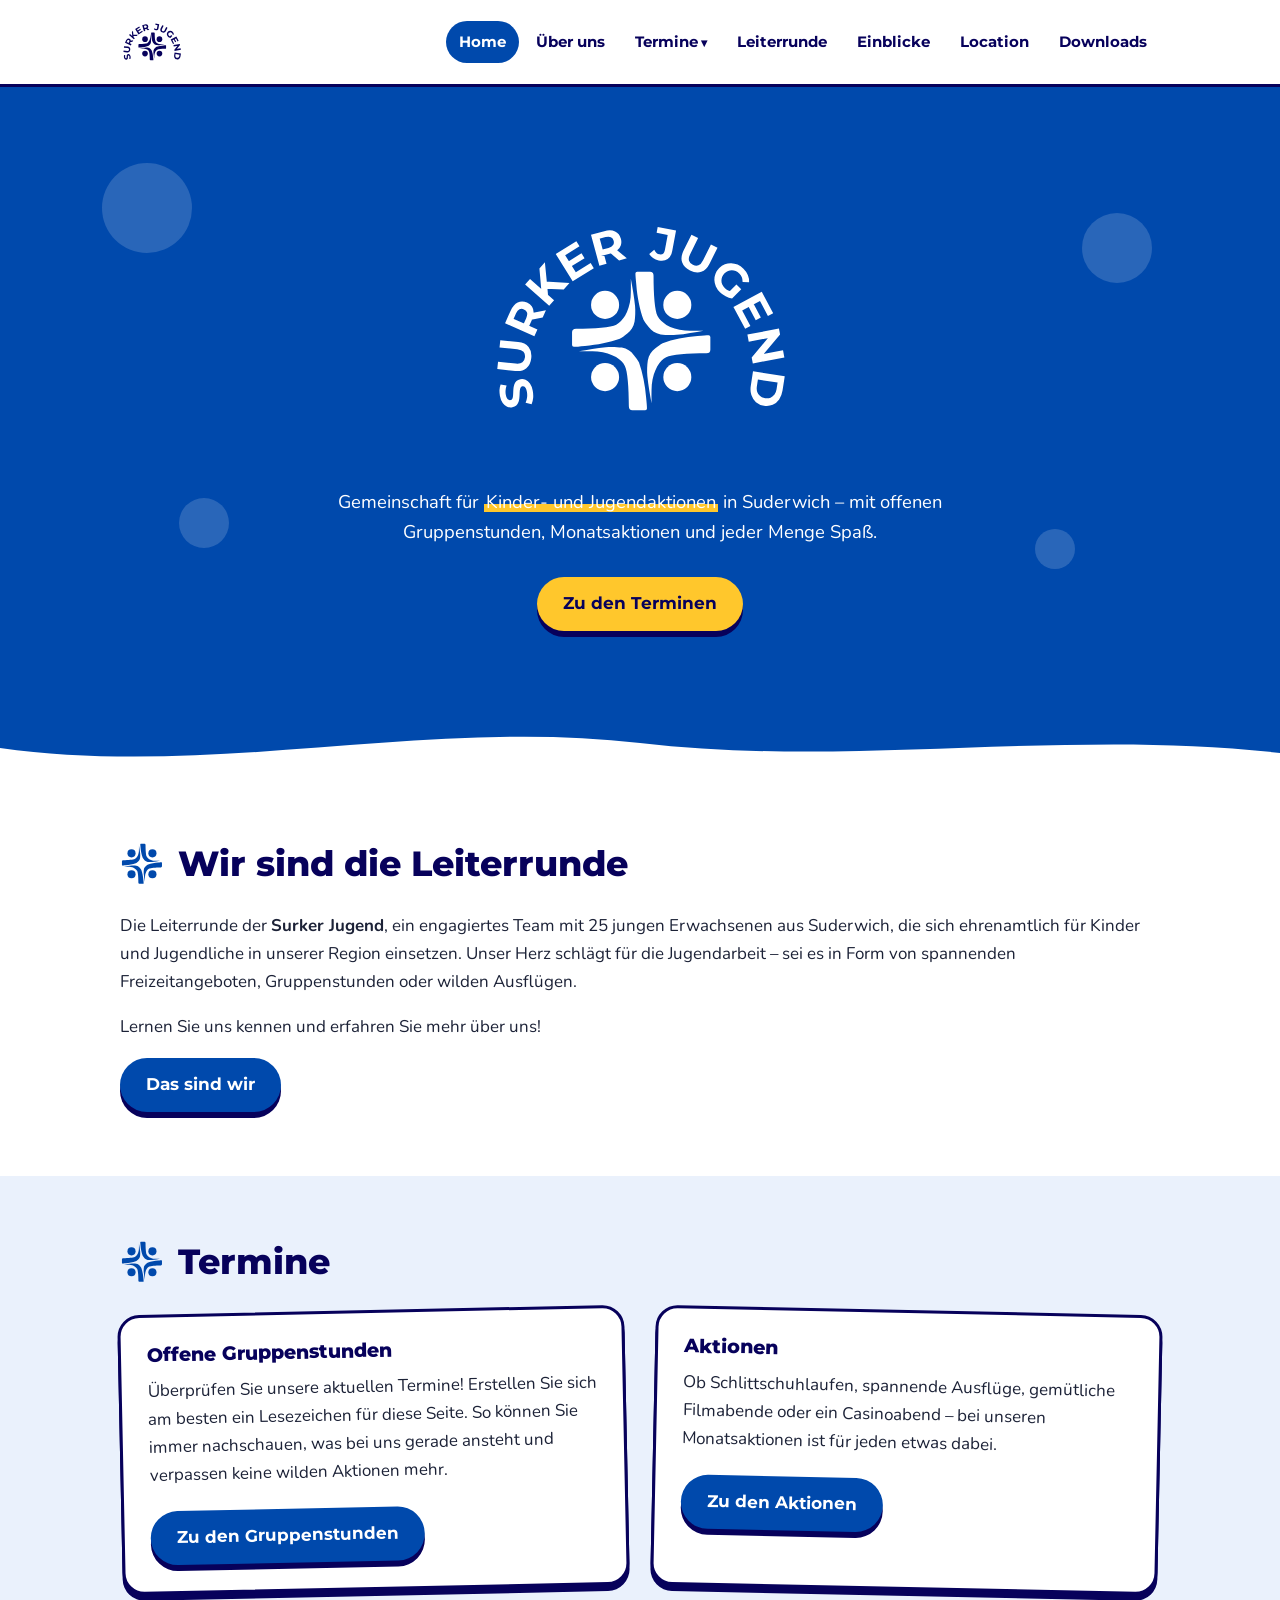
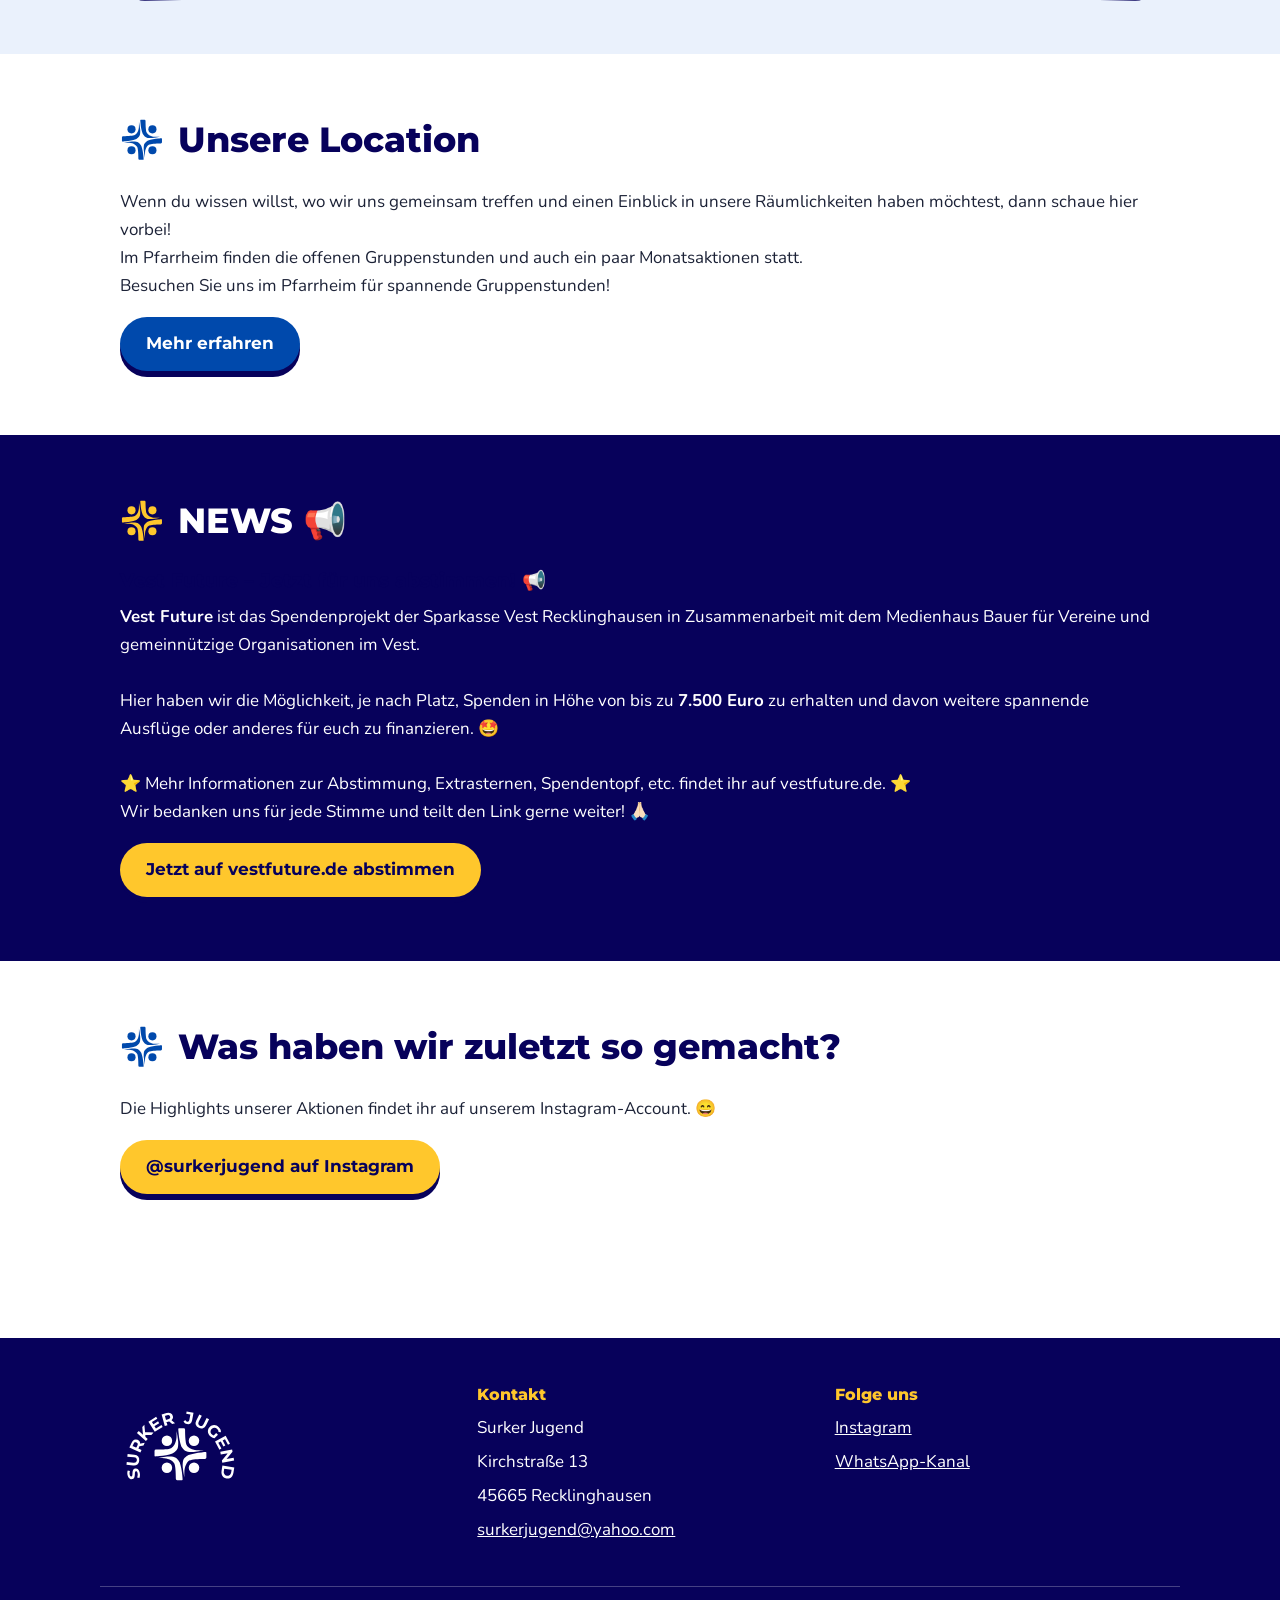
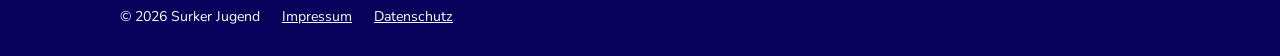
<file: index.html>
<!DOCTYPE html>
<html lang="de">
<head>
  <meta charset="UTF-8">
  <meta name="viewport" content="width=device-width, initial-scale=1.0">
  <title>Home | Surker Jugend</title>
  <meta name="description" content="Surker Jugend – Gemeinschaft für Kinder- und Jugendaktionen in Recklinghausen-Suderwich.">
  <link rel="icon" type="image/svg+xml" href="assets/favicon.svg">
  <link rel="stylesheet" href="css/style.css">
</head>
<body>

<header class="kopf">
  <div class="kopf-leiste">
    <a class="logo-link" href="index.html" aria-label="Zur Startseite">
      <img src="assets/logo-dunkelblau.svg" alt="Surker Jugend Logo">
    </a>
    <button class="nav-knopf" aria-expanded="false" aria-controls="hauptnav" aria-label="Menü öffnen">☰</button>
    <nav class="hauptnav" id="hauptnav" aria-label="Hauptnavigation">
      <ul>
      <li><a href="index.html" class="aktiv">Home</a></li>
      <li><a href="ueber-uns.html">Über uns</a></li>
      <li class="hat-unternav">
        <a href="gruppenstunden.html">Termine</a>
        <ul class="unternav">
          <li><a href="gruppenstunden.html">Offene Gruppenstunden</a></li>
          <li><a href="aktionen.html">Aktionen</a></li>
        </ul>
      </li>
      <li><a href="leiterrunde.html">Leiterrunde</a></li>
      <li><a href="einblicke.html">Einblicke</a></li>
      <li><a href="location.html">Location</a></li>
      <li><a href="downloads.html">Downloads</a></li>
      </ul>
    </nav>
  </div>
</header>

<main>

  <section class="held">
    <span class="konfetti" style="width:90px;height:90px;top:12%;left:8%;"></span>
    <span class="konfetti" style="width:50px;height:50px;top:65%;left:14%;animation-delay:1.5s;"></span>
    <span class="konfetti" style="width:70px;height:70px;top:20%;right:10%;animation-delay:0.8s;"></span>
    <span class="konfetti" style="width:40px;height:40px;top:70%;right:16%;animation-delay:2.2s;"></span>
    <img class="held-logo" src="assets/logo-weiss.svg" alt="Surker Jugend">
    <p>Gemeinschaft für <span class="marker">Kinder- und Jugendaktionen</span> in Suderwich – mit offenen Gruppenstunden, Monatsaktionen und jeder Menge Spaß.</p>
    <a class="knopf" href="gruppenstunden.html">Zu den Terminen</a>
  </section>
  <svg class="welle" viewBox="0 0 1440 60" preserveAspectRatio="none" aria-hidden="true">
    <path d="M0,30 C240,60 480,0 720,25 C960,50 1200,10 1440,35 L1440,0 L0,0 Z" fill="#0049ac"/>
  </svg>

  <section class="abschnitt">
    <div class="inhalt">
      <div class="abschnitt-kopf">
        <img class="kreisel" src="assets/symbol-blau.svg" alt="">
        <h2>Wir sind die Leiterrunde</h2>
      </div>
      <p>Die Leiterrunde der <strong>Surker Jugend</strong>, ein engagiertes Team mit 25 jungen Erwachsenen aus Suderwich, die sich ehrenamtlich für Kinder und Jugendliche in unserer Region einsetzen. Unser Herz schlägt für die Jugendarbeit – sei es in Form von spannenden Freizeitangeboten, Gruppenstunden oder wilden Ausflügen.</p>
      <p>Lernen Sie uns kennen und erfahren Sie mehr über uns!</p>
      <a class="knopf knopf--blau" href="leiterrunde.html">Das sind wir</a>
    </div>
  </section>

  <section class="abschnitt abschnitt--himmel">
    <div class="inhalt">
      <div class="abschnitt-kopf">
        <img class="kreisel" src="assets/symbol-blau.svg" alt="">
        <h2>Termine</h2>
      </div>
      <div class="karten">
        <div class="karte karte--gekippt-l">
          <h3>Offene Gruppenstunden</h3>
          <p>Überprüfen Sie unsere aktuellen Termine! Erstellen Sie sich am besten ein Lesezeichen für diese Seite. So können Sie immer nachschauen, was bei uns gerade ansteht und verpassen keine wilden Aktionen mehr.</p>
          <a class="knopf knopf--blau" href="gruppenstunden.html">Zu den Gruppenstunden</a>
        </div>
        <div class="karte karte--gekippt-r">
          <h3>Aktionen</h3>
          <p>Ob Schlittschuhlaufen, spannende Ausflüge, gemütliche Filmabende oder ein Casinoabend – bei unseren Monatsaktionen ist für jeden etwas dabei.</p>
          <a class="knopf knopf--blau" href="aktionen.html">Zu den Aktionen</a>
        </div>
      </div>
    </div>
  </section>

  <section class="abschnitt">
    <div class="inhalt">
      <div class="abschnitt-kopf">
        <img class="kreisel" src="assets/symbol-blau.svg" alt="">
        <h2>Unsere Location</h2>
      </div>
      <p>Wenn du wissen willst, wo wir uns gemeinsam treffen und einen Einblick in unsere Räumlichkeiten haben möchtest, dann schaue hier vorbei!<br>
      Im Pfarrheim finden die offenen Gruppenstunden und auch ein paar Monatsaktionen statt.<br>
      Besuchen Sie uns im Pfarrheim für spannende Gruppenstunden!</p>
      <a class="knopf knopf--blau" href="location.html">Mehr erfahren</a>
    </div>
  </section>

  <!-- NEWS-Abschnitt: Inhalt kommt aus data/news.json via js/news.js -->
  <!-- Das id="news-abschnitt" braucht news.js, um den Abschnitt bei -->
  <!-- leerer News-Liste komplett auszublenden.                        -->
  <section class="abschnitt abschnitt--dunkel" id="news-abschnitt">
    <div class="inhalt">
      <div class="abschnitt-kopf">
        <img class="kreisel" src="assets/symbol-gelb.svg" alt="">
        <h2>NEWS 📢</h2>
      </div>
      <!-- Hier werden die News-Karten per JavaScript eingefügt -->
      <div id="news-container"></div>
    </div>
  </section>

  <section class="abschnitt">
    <div class="inhalt">
      <div class="abschnitt-kopf">
        <img class="kreisel" src="assets/symbol-blau.svg" alt="">
        <h2>Was haben wir zuletzt so gemacht?</h2>
      </div>
      <p>Die Highlights unserer Aktionen findet ihr auf unserem Instagram-Account. 😄</p>
      <a class="knopf" href="https://www.instagram.com/surkerjugend/" target="_blank" rel="noopener">@surkerjugend auf Instagram</a>
    </div>
  </section>

</main>

<footer class="fuss">
  <div class="fuss-inhalt">
    <div>
      <img src="assets/logo-weiss.svg" alt="Surker Jugend Logo">
    </div>
    <div>
      <h3>Kontakt</h3>
      <ul>
        <li>Surker Jugend</li>
        <li>Kirchstraße 13</li>
        <li>45665 Recklinghausen</li>
        <li><a href="mailto:surkerjugend@yahoo.com">surkerjugend@yahoo.com</a></li>
      </ul>
    </div>
    <div>
      <h3>Folge uns</h3>
      <ul>
        <li><a href="https://www.instagram.com/surkerjugend/" target="_blank" rel="noopener">Instagram</a></li>
        <li><a href="https://whatsapp.com/channel/0029VaN1mREEwEk38zkxcT0o" target="_blank" rel="noopener">WhatsApp-Kanal</a></li>
      </ul>
    </div>
  </div>
  <div class="fuss-zeile">
    <span>© 2026 Surker Jugend</span>
    <a href="impressum.html">Impressum</a>
    <a href="datenschutz.html">Datenschutz</a>
  </div>
</footer>

<script src="js/main.js"></script>
<script src="js/news.js"></script>
</body>
</html>
</file>
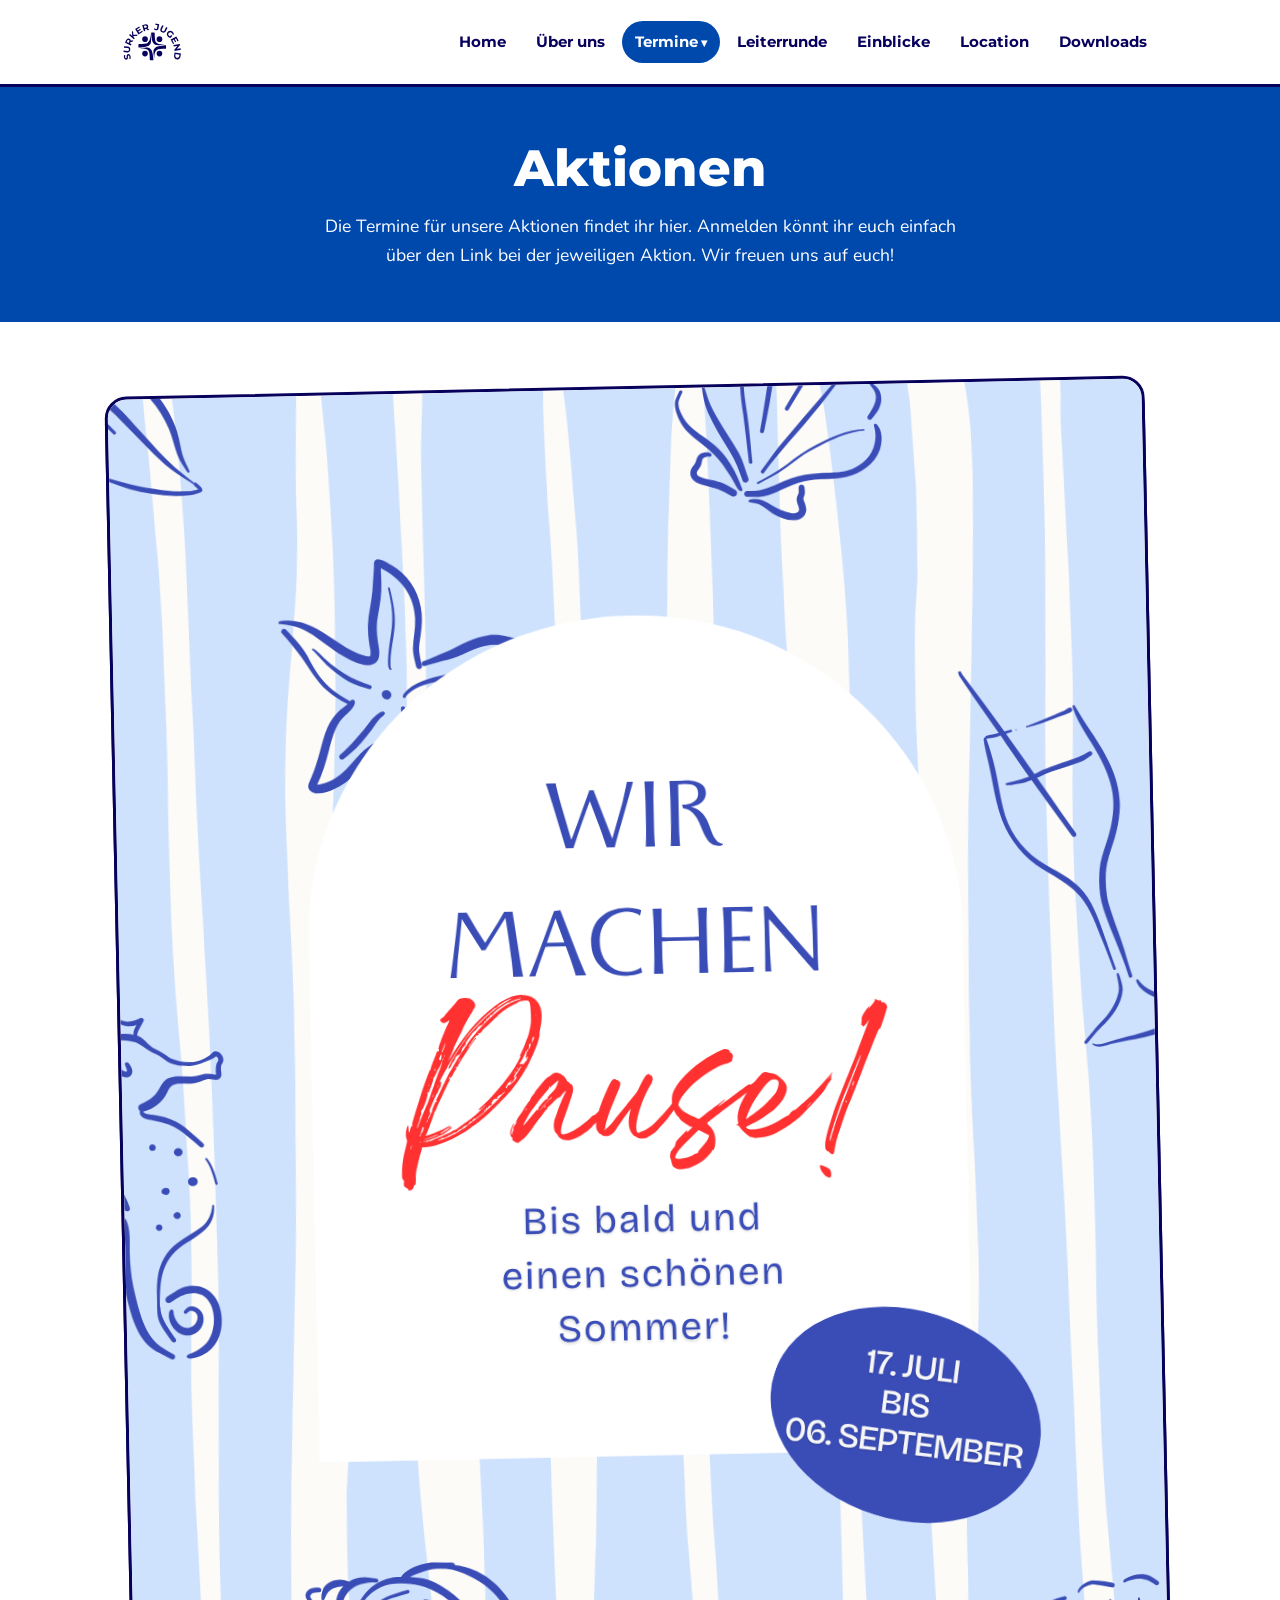
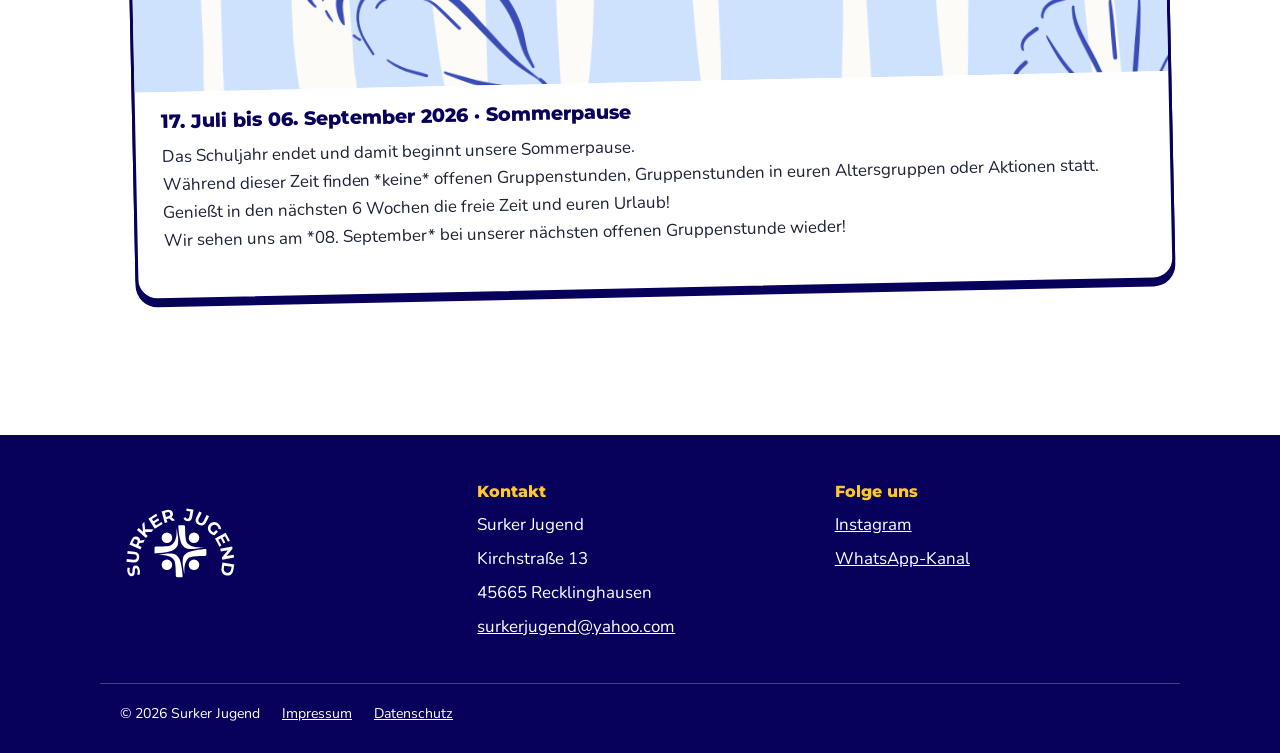
<file: aktionen.html>
<!DOCTYPE html>
<html lang="de">
<head>
  <meta charset="UTF-8">
  <meta name="viewport" content="width=device-width, initial-scale=1.0">
  <title>Aktionen | Surker Jugend</title>
  <meta name="description" content="Termine und Anmeldung für die Aktionen der Surker Jugend.">
  <link rel="icon" type="image/svg+xml" href="assets/favicon.svg">
  <link rel="stylesheet" href="css/style.css">
</head>
<body>

<header class="kopf">
  <div class="kopf-leiste">
    <a class="logo-link" href="index.html" aria-label="Zur Startseite">
      <img src="assets/logo-dunkelblau.svg" alt="Surker Jugend Logo">
    </a>
    <button class="nav-knopf" aria-expanded="false" aria-controls="hauptnav" aria-label="Menü öffnen">☰</button>
    <nav class="hauptnav" id="hauptnav" aria-label="Hauptnavigation">
      <ul>
      <li><a href="index.html">Home</a></li>
      <li><a href="ueber-uns.html">Über uns</a></li>
      <li class="hat-unternav">
        <a href="gruppenstunden.html" class="aktiv">Termine</a>
        <ul class="unternav">
          <li><a href="gruppenstunden.html">Offene Gruppenstunden</a></li>
          <li><a href="aktionen.html" class="aktiv">Aktionen</a></li>
        </ul>
      </li>
      <li><a href="leiterrunde.html">Leiterrunde</a></li>
      <li><a href="einblicke.html">Einblicke</a></li>
      <li><a href="location.html">Location</a></li>
      <li><a href="downloads.html">Downloads</a></li>
      </ul>
    </nav>
  </div>
</header>

<main>

  <section class="seiten-kopf">
    <h1>Aktionen</h1>
    <p>Die Termine für unsere Aktionen findet ihr hier. Anmelden könnt ihr euch einfach über den Link bei der jeweiligen Aktion. Wir freuen uns auf euch!</p>
  </section>

  <section class="abschnitt">
    <div class="inhalt">
      <!-- Die Aktionen werden aus data/aktionen.json geladen (siehe js/aktionen.js)
           und über das CMS bearbeitet – hier bitte nicht von Hand editieren. -->
      <div class="karten" id="aktionen-liste"></div>
    </div>
  </section>

</main>

<footer class="fuss">
  <div class="fuss-inhalt">
    <div>
      <img src="assets/logo-weiss.svg" alt="Surker Jugend Logo">
    </div>
    <div>
      <h3>Kontakt</h3>
      <ul>
        <li>Surker Jugend</li>
        <li>Kirchstraße 13</li>
        <li>45665 Recklinghausen</li>
        <li><a href="mailto:surkerjugend@yahoo.com">surkerjugend@yahoo.com</a></li>
      </ul>
    </div>
    <div>
      <h3>Folge uns</h3>
      <ul>
        <li><a href="https://www.instagram.com/surkerjugend/" target="_blank" rel="noopener">Instagram</a></li>
        <li><a href="https://whatsapp.com/channel/0029VaN1mREEwEk38zkxcT0o" target="_blank" rel="noopener">WhatsApp-Kanal</a></li>
      </ul>
    </div>
  </div>
  <div class="fuss-zeile">
    <span>© 2026 Surker Jugend</span>
    <a href="impressum.html">Impressum</a>
    <a href="datenschutz.html">Datenschutz</a>
  </div>
</footer>

<script src="js/main.js"></script>
<script src="js/aktionen.js"></script>
</body>
</html>
</file>
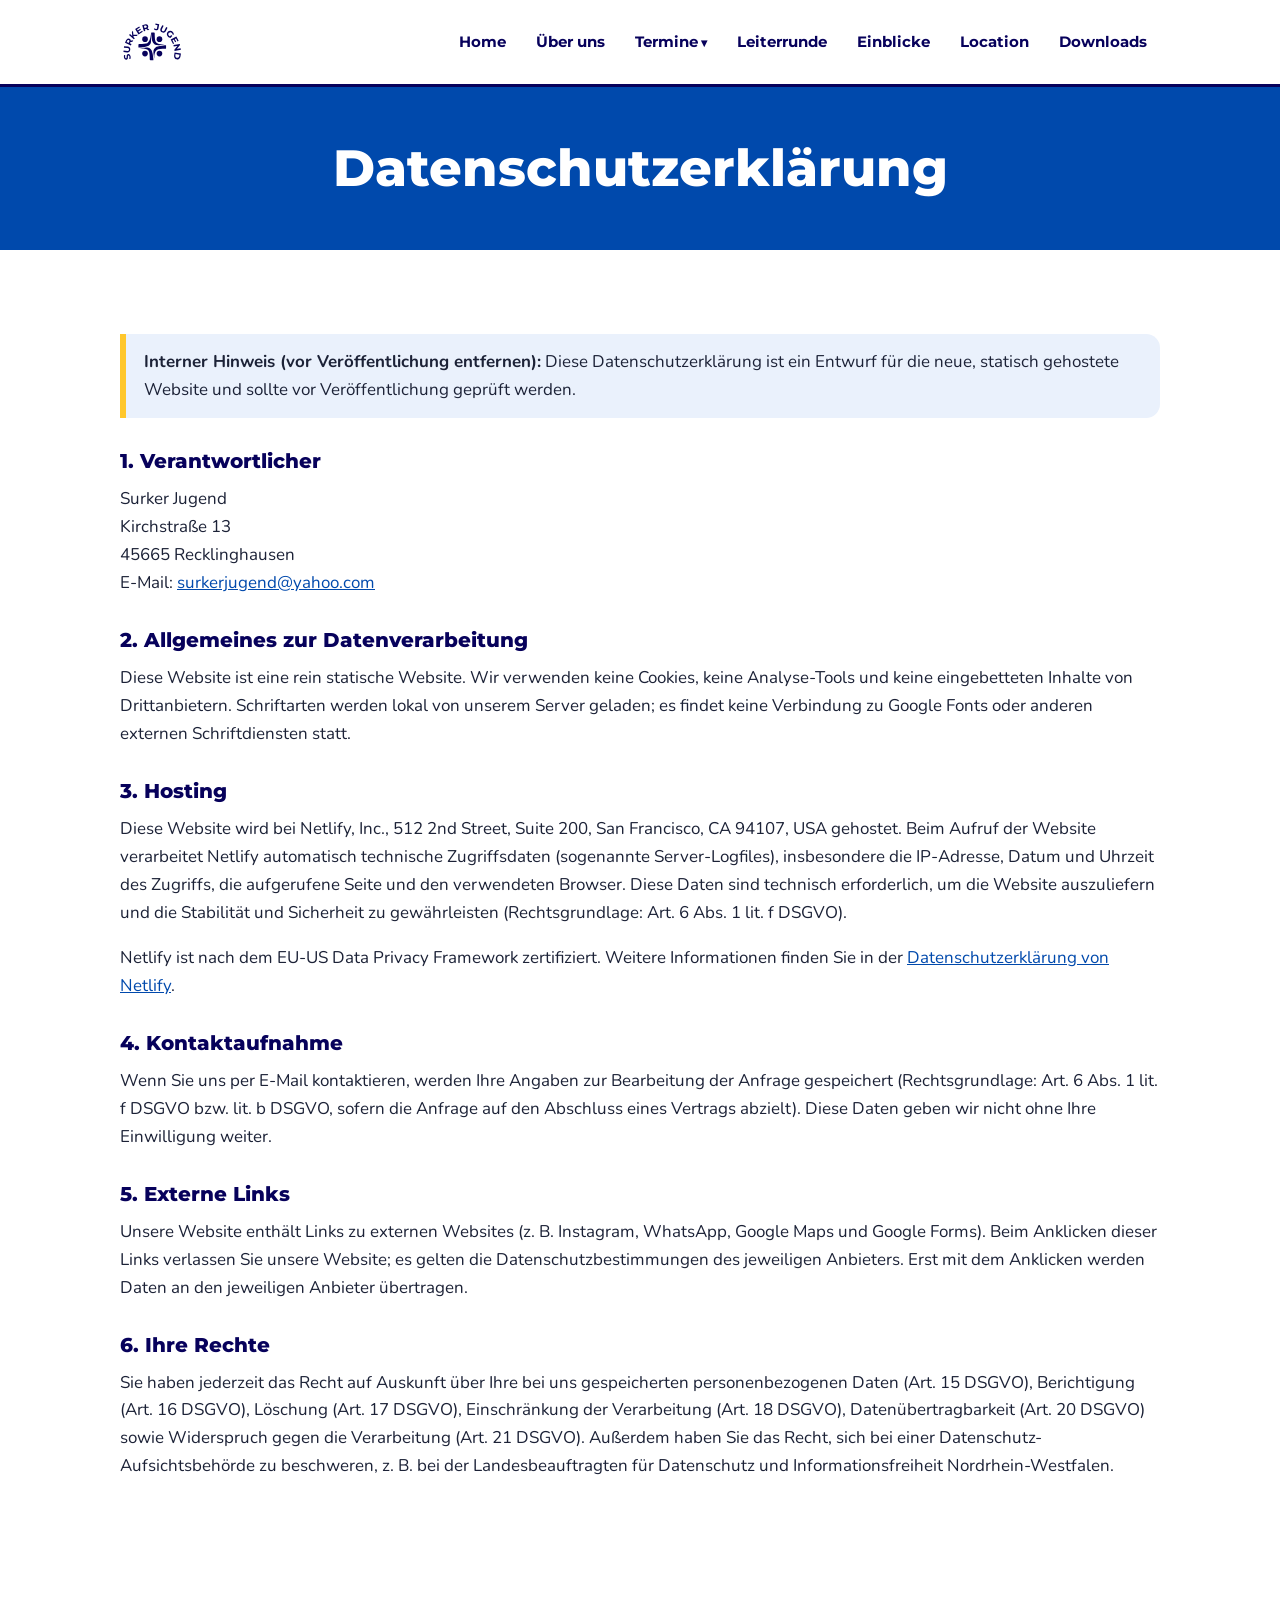
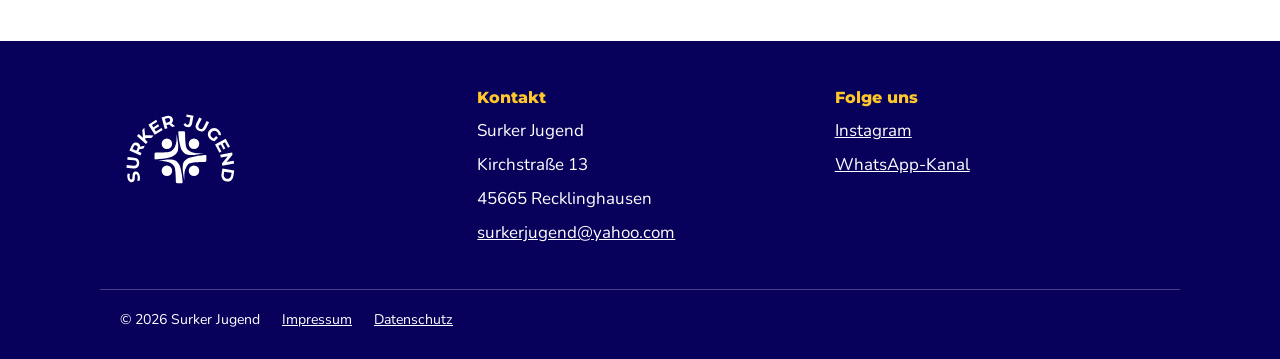
<file: datenschutz.html>
<!DOCTYPE html>
<html lang="de">
<head>
  <meta charset="UTF-8">
  <meta name="viewport" content="width=device-width, initial-scale=1.0">
  <title>Datenschutz | Surker Jugend</title>
  <meta name="description" content="Datenschutzerklärung der Surker Jugend.">
  <link rel="icon" type="image/svg+xml" href="assets/favicon.svg">
  <link rel="stylesheet" href="css/style.css">
</head>
<body>

<header class="kopf">
  <div class="kopf-leiste">
    <a class="logo-link" href="index.html" aria-label="Zur Startseite">
      <img src="assets/logo-dunkelblau.svg" alt="Surker Jugend Logo">
    </a>
    <button class="nav-knopf" aria-expanded="false" aria-controls="hauptnav" aria-label="Menü öffnen">☰</button>
    <nav class="hauptnav" id="hauptnav" aria-label="Hauptnavigation">
      <ul>
      <li><a href="index.html">Home</a></li>
      <li><a href="ueber-uns.html">Über uns</a></li>
      <li class="hat-unternav">
        <a href="gruppenstunden.html">Termine</a>
        <ul class="unternav">
          <li><a href="gruppenstunden.html">Offene Gruppenstunden</a></li>
          <li><a href="aktionen.html">Aktionen</a></li>
        </ul>
      </li>
      <li><a href="leiterrunde.html">Leiterrunde</a></li>
      <li><a href="einblicke.html">Einblicke</a></li>
      <li><a href="location.html">Location</a></li>
      <li><a href="downloads.html">Downloads</a></li>
      </ul>
    </nav>
  </div>
</header>

<main>

  <section class="seiten-kopf">
    <h1>Datenschutzerklärung</h1>
  </section>

  <section class="abschnitt">
    <div class="inhalt rechtstext">
      <div class="hinweis"><strong>Interner Hinweis (vor Veröffentlichung entfernen):</strong> Diese Datenschutzerklärung ist ein Entwurf für die neue, statisch gehostete Website und sollte vor Veröffentlichung geprüft werden.</div>

      <h2>1. Verantwortlicher</h2>
      <p>Surker Jugend<br>
      Kirchstraße 13<br>
      45665 Recklinghausen<br>
      E-Mail: <a href="mailto:surkerjugend@yahoo.com">surkerjugend@yahoo.com</a></p>

      <h2>2. Allgemeines zur Datenverarbeitung</h2>
      <p>Diese Website ist eine rein statische Website. Wir verwenden keine Cookies, keine Analyse-Tools und keine eingebetteten Inhalte von Drittanbietern. Schriftarten werden lokal von unserem Server geladen; es findet keine Verbindung zu Google Fonts oder anderen externen Schriftdiensten statt.</p>

      <h2>3. Hosting</h2>
      <p>Diese Website wird bei Netlify, Inc., 512 2nd Street, Suite 200, San Francisco, CA 94107, USA gehostet. Beim Aufruf der Website verarbeitet Netlify automatisch technische Zugriffsdaten (sogenannte Server-Logfiles), insbesondere die IP-Adresse, Datum und Uhrzeit des Zugriffs, die aufgerufene Seite und den verwendeten Browser. Diese Daten sind technisch erforderlich, um die Website auszuliefern und die Stabilität und Sicherheit zu gewährleisten (Rechtsgrundlage: Art. 6 Abs. 1 lit. f DSGVO).</p>
      <p>Netlify ist nach dem EU-US Data Privacy Framework zertifiziert. Weitere Informationen finden Sie in der <a href="https://www.netlify.com/privacy/" target="_blank" rel="noopener">Datenschutzerklärung von Netlify</a>.</p>

      <h2>4. Kontaktaufnahme</h2>
      <p>Wenn Sie uns per E-Mail kontaktieren, werden Ihre Angaben zur Bearbeitung der Anfrage gespeichert (Rechtsgrundlage: Art. 6 Abs. 1 lit. f DSGVO bzw. lit. b DSGVO, sofern die Anfrage auf den Abschluss eines Vertrags abzielt). Diese Daten geben wir nicht ohne Ihre Einwilligung weiter.</p>

      <h2>5. Externe Links</h2>
      <p>Unsere Website enthält Links zu externen Websites (z.&nbsp;B. Instagram, WhatsApp, Google Maps und Google Forms). Beim Anklicken dieser Links verlassen Sie unsere Website; es gelten die Datenschutzbestimmungen des jeweiligen Anbieters. Erst mit dem Anklicken werden Daten an den jeweiligen Anbieter übertragen.</p>

      <h2>6. Ihre Rechte</h2>
      <p>Sie haben jederzeit das Recht auf Auskunft über Ihre bei uns gespeicherten personenbezogenen Daten (Art. 15 DSGVO), Berichtigung (Art. 16 DSGVO), Löschung (Art. 17 DSGVO), Einschränkung der Verarbeitung (Art. 18 DSGVO), Datenübertragbarkeit (Art. 20 DSGVO) sowie Widerspruch gegen die Verarbeitung (Art. 21 DSGVO). Außerdem haben Sie das Recht, sich bei einer Datenschutz-Aufsichtsbehörde zu beschweren, z.&nbsp;B. bei der Landesbeauftragten für Datenschutz und Informationsfreiheit Nordrhein-Westfalen.</p>
    </div>
  </section>

</main>

<footer class="fuss">
  <div class="fuss-inhalt">
    <div>
      <img src="assets/logo-weiss.svg" alt="Surker Jugend Logo">
    </div>
    <div>
      <h3>Kontakt</h3>
      <ul>
        <li>Surker Jugend</li>
        <li>Kirchstraße 13</li>
        <li>45665 Recklinghausen</li>
        <li><a href="mailto:surkerjugend@yahoo.com">surkerjugend@yahoo.com</a></li>
      </ul>
    </div>
    <div>
      <h3>Folge uns</h3>
      <ul>
        <li><a href="https://www.instagram.com/surkerjugend/" target="_blank" rel="noopener">Instagram</a></li>
        <li><a href="https://whatsapp.com/channel/0029VaN1mREEwEk38zkxcT0o" target="_blank" rel="noopener">WhatsApp-Kanal</a></li>
      </ul>
    </div>
  </div>
  <div class="fuss-zeile">
    <span>© 2026 Surker Jugend</span>
    <a href="impressum.html">Impressum</a>
    <a href="datenschutz.html">Datenschutz</a>
  </div>
</footer>

<script src="js/main.js"></script>
</body>
</html>
</file>
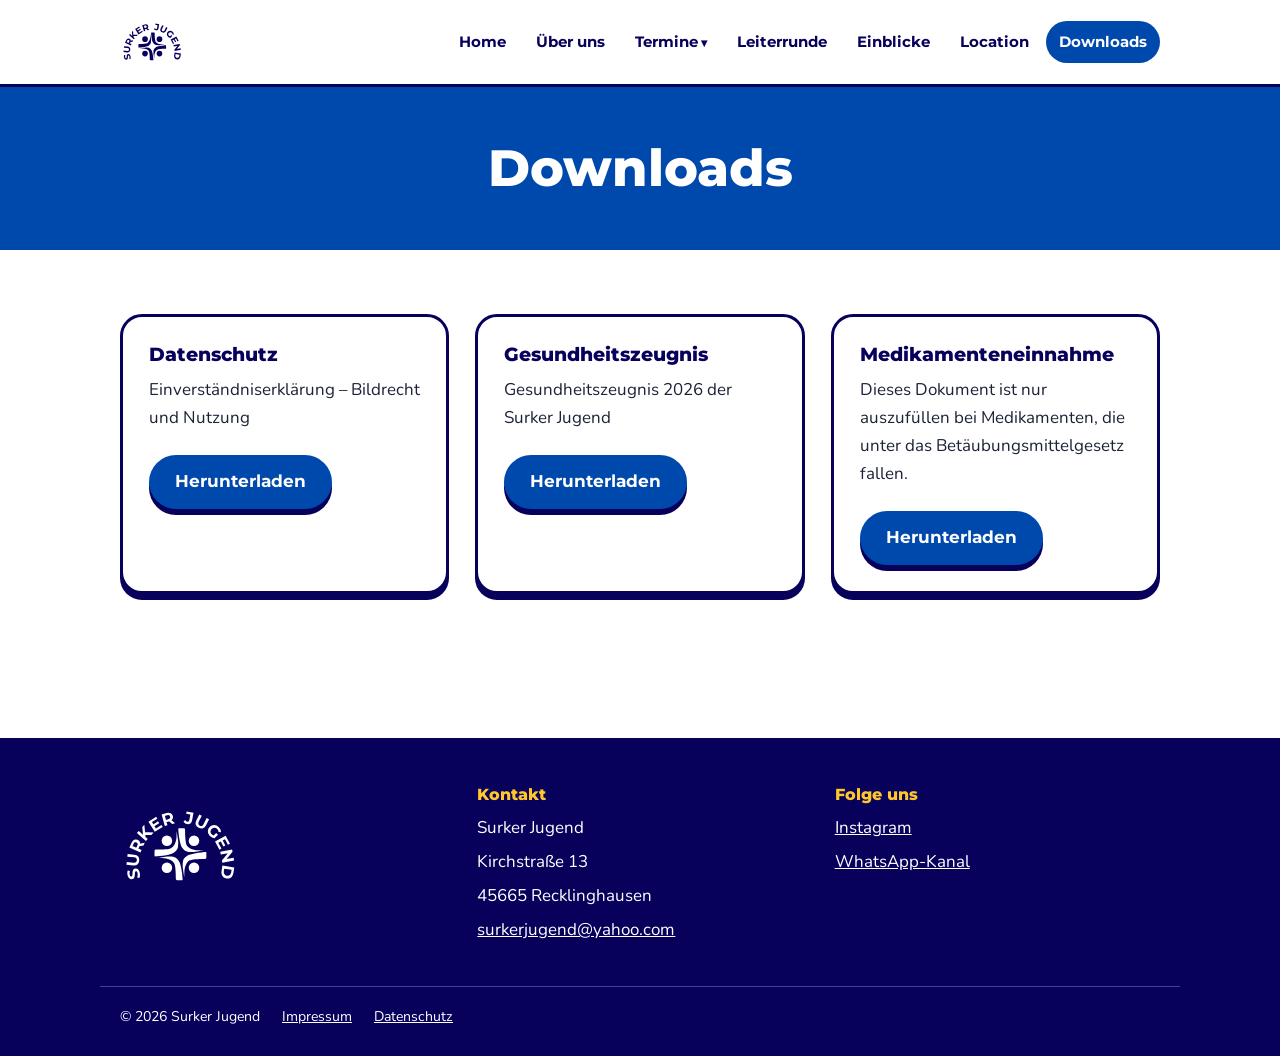
<file: downloads.html>
<!DOCTYPE html>
<html lang="de">
<head>
  <meta charset="UTF-8">
  <meta name="viewport" content="width=device-width, initial-scale=1.0">
  <title>Downloads | Surker Jugend</title>
  <meta name="description" content="Wichtige Dokumente der Surker Jugend zum Herunterladen.">
  <link rel="icon" type="image/svg+xml" href="assets/favicon.svg">
  <link rel="stylesheet" href="css/style.css">
</head>
<body>

<header class="kopf">
  <div class="kopf-leiste">
    <a class="logo-link" href="index.html" aria-label="Zur Startseite">
      <img src="assets/logo-dunkelblau.svg" alt="Surker Jugend Logo">
    </a>
    <button class="nav-knopf" aria-expanded="false" aria-controls="hauptnav" aria-label="Menü öffnen">☰</button>
    <nav class="hauptnav" id="hauptnav" aria-label="Hauptnavigation">
      <ul>
      <li><a href="index.html">Home</a></li>
      <li><a href="ueber-uns.html">Über uns</a></li>
      <li class="hat-unternav">
        <a href="gruppenstunden.html">Termine</a>
        <ul class="unternav">
          <li><a href="gruppenstunden.html">Offene Gruppenstunden</a></li>
          <li><a href="aktionen.html">Aktionen</a></li>
        </ul>
      </li>
      <li><a href="leiterrunde.html">Leiterrunde</a></li>
      <li><a href="einblicke.html">Einblicke</a></li>
      <li><a href="location.html">Location</a></li>
      <li><a href="downloads.html" class="aktiv">Downloads</a></li>
      </ul>
    </nav>
  </div>
</header>

<main>

  <section class="seiten-kopf">
    <h1>Downloads</h1>
  </section>

  <section class="abschnitt">
    <div class="inhalt">
      <!-- Hier werden die Download-Karten per JavaScript eingefügt -->
      <div id="downloads-container"></div>
    </div>
  </section>

</main>

<footer class="fuss">
  <div class="fuss-inhalt">
    <div>
      <img src="assets/logo-weiss.svg" alt="Surker Jugend Logo">
    </div>
    <div>
      <h3>Kontakt</h3>
      <ul>
        <li>Surker Jugend</li>
        <li>Kirchstraße 13</li>
        <li>45665 Recklinghausen</li>
        <li><a href="mailto:surkerjugend@yahoo.com">surkerjugend@yahoo.com</a></li>
      </ul>
    </div>
    <div>
      <h3>Folge uns</h3>
      <ul>
        <li><a href="https://www.instagram.com/surkerjugend/" target="_blank" rel="noopener">Instagram</a></li>
        <li><a href="https://whatsapp.com/channel/0029VaN1mREEwEk38zkxcT0o" target="_blank" rel="noopener">WhatsApp-Kanal</a></li>
      </ul>
    </div>
  </div>
  <div class="fuss-zeile">
    <span>© 2026 Surker Jugend</span>
    <a href="impressum.html">Impressum</a>
    <a href="datenschutz.html">Datenschutz</a>
  </div>
</footer>

<script src="js/main.js"></script>
<script src="js/downloads.js"></script>
</body>
</html>
</file>
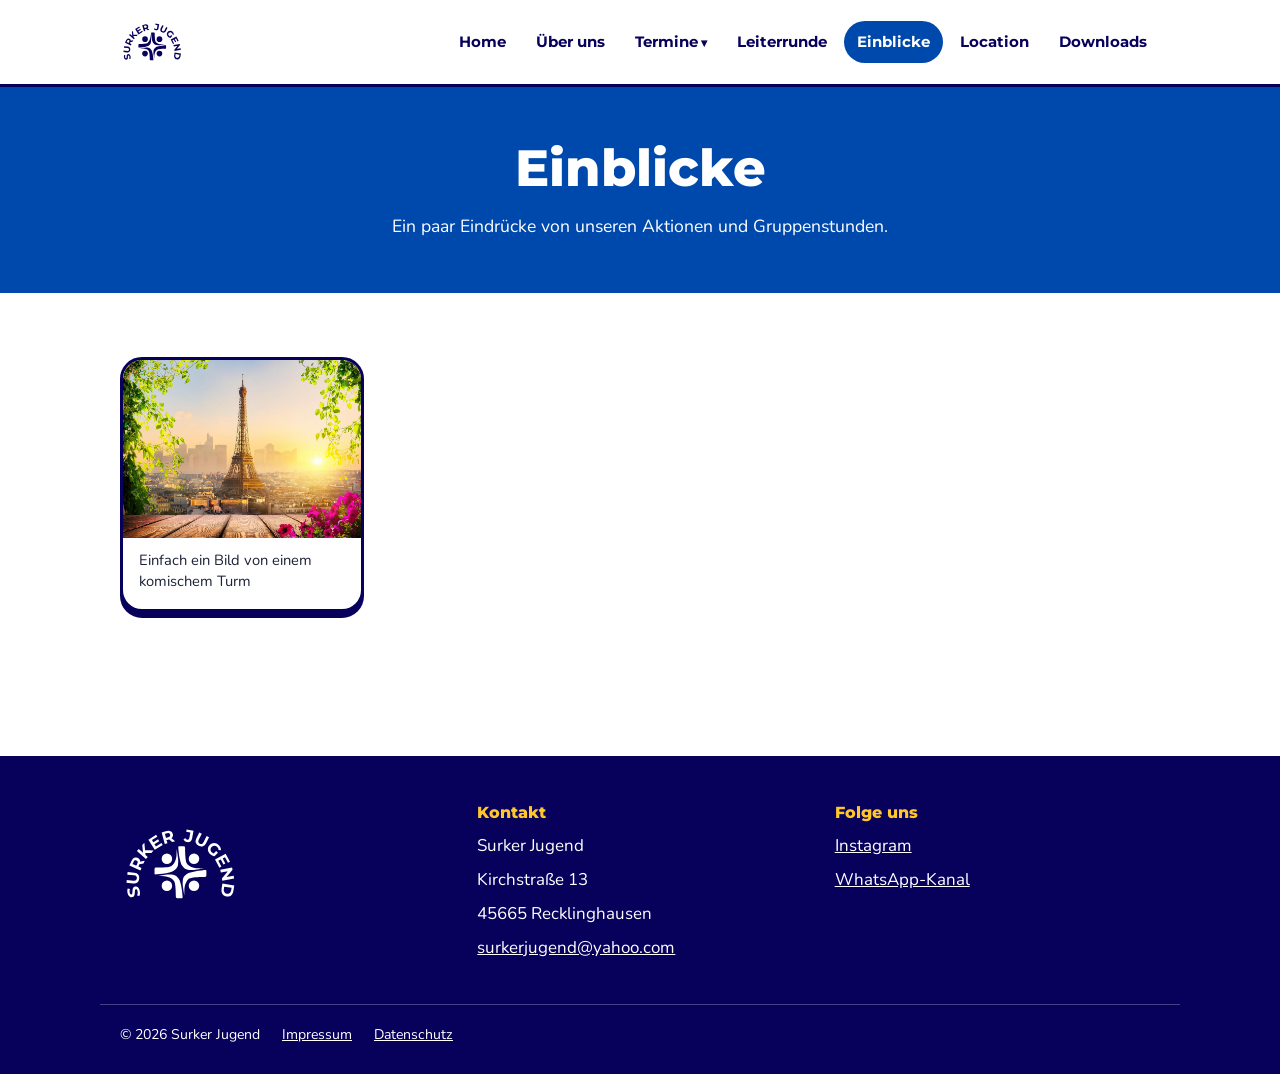
<file: einblicke.html>
<!DOCTYPE html>
<html lang="de">
<head>
  <meta charset="UTF-8">
  <meta name="viewport" content="width=device-width, initial-scale=1.0">
  <title>Einblicke | Surker Jugend</title>
  <meta name="description" content="Fotos und Eindrücke von den Aktionen der Surker Jugend.">
  <link rel="icon" type="image/svg+xml" href="assets/favicon.svg">
  <link rel="stylesheet" href="css/style.css">
</head>
<body>

<header class="kopf">
  <div class="kopf-leiste">
    <a class="logo-link" href="index.html" aria-label="Zur Startseite">
      <img src="assets/logo-dunkelblau.svg" alt="Surker Jugend Logo">
    </a>
    <button class="nav-knopf" aria-expanded="false" aria-controls="hauptnav" aria-label="Menü öffnen">☰</button>
    <nav class="hauptnav" id="hauptnav" aria-label="Hauptnavigation">
      <ul>
      <li><a href="index.html">Home</a></li>
      <li><a href="ueber-uns.html">Über uns</a></li>
      <li class="hat-unternav">
        <a href="gruppenstunden.html">Termine</a>
        <ul class="unternav">
          <li><a href="gruppenstunden.html">Offene Gruppenstunden</a></li>
          <li><a href="aktionen.html">Aktionen</a></li>
        </ul>
      </li>
      <li><a href="leiterrunde.html">Leiterrunde</a></li>
      <li><a href="einblicke.html" class="aktiv">Einblicke</a></li>
      <li><a href="location.html">Location</a></li>
      <li><a href="downloads.html">Downloads</a></li>
      </ul>
    </nav>
  </div>
</header>

<main>

  <section class="seiten-kopf">
    <h1>Einblicke</h1>
    <p>Ein paar Eindrücke von unseren Aktionen und Gruppenstunden.</p>
  </section>

  <section class="abschnitt">
    <div class="inhalt">
      <!-- Die Galerie wird aus data/einblicke.json geladen (siehe js/einblicke.js)
           und über das CMS bearbeitet – hier bitte nicht von Hand editieren. -->
      <div class="galerie" id="einblicke-galerie"></div>
    </div>
  </section>

</main>

<footer class="fuss">
  <div class="fuss-inhalt">
    <div>
      <img src="assets/logo-weiss.svg" alt="Surker Jugend Logo">
    </div>
    <div>
      <h3>Kontakt</h3>
      <ul>
        <li>Surker Jugend</li>
        <li>Kirchstraße 13</li>
        <li>45665 Recklinghausen</li>
        <li><a href="mailto:surkerjugend@yahoo.com">surkerjugend@yahoo.com</a></li>
      </ul>
    </div>
    <div>
      <h3>Folge uns</h3>
      <ul>
        <li><a href="https://www.instagram.com/surkerjugend/" target="_blank" rel="noopener">Instagram</a></li>
        <li><a href="https://whatsapp.com/channel/0029VaN1mREEwEk38zkxcT0o" target="_blank" rel="noopener">WhatsApp-Kanal</a></li>
      </ul>
    </div>
  </div>
  <div class="fuss-zeile">
    <span>© 2026 Surker Jugend</span>
    <a href="impressum.html">Impressum</a>
    <a href="datenschutz.html">Datenschutz</a>
  </div>
</footer>

<script src="js/main.js"></script>
<script src="js/einblicke.js"></script>
</body>
</html>
</file>
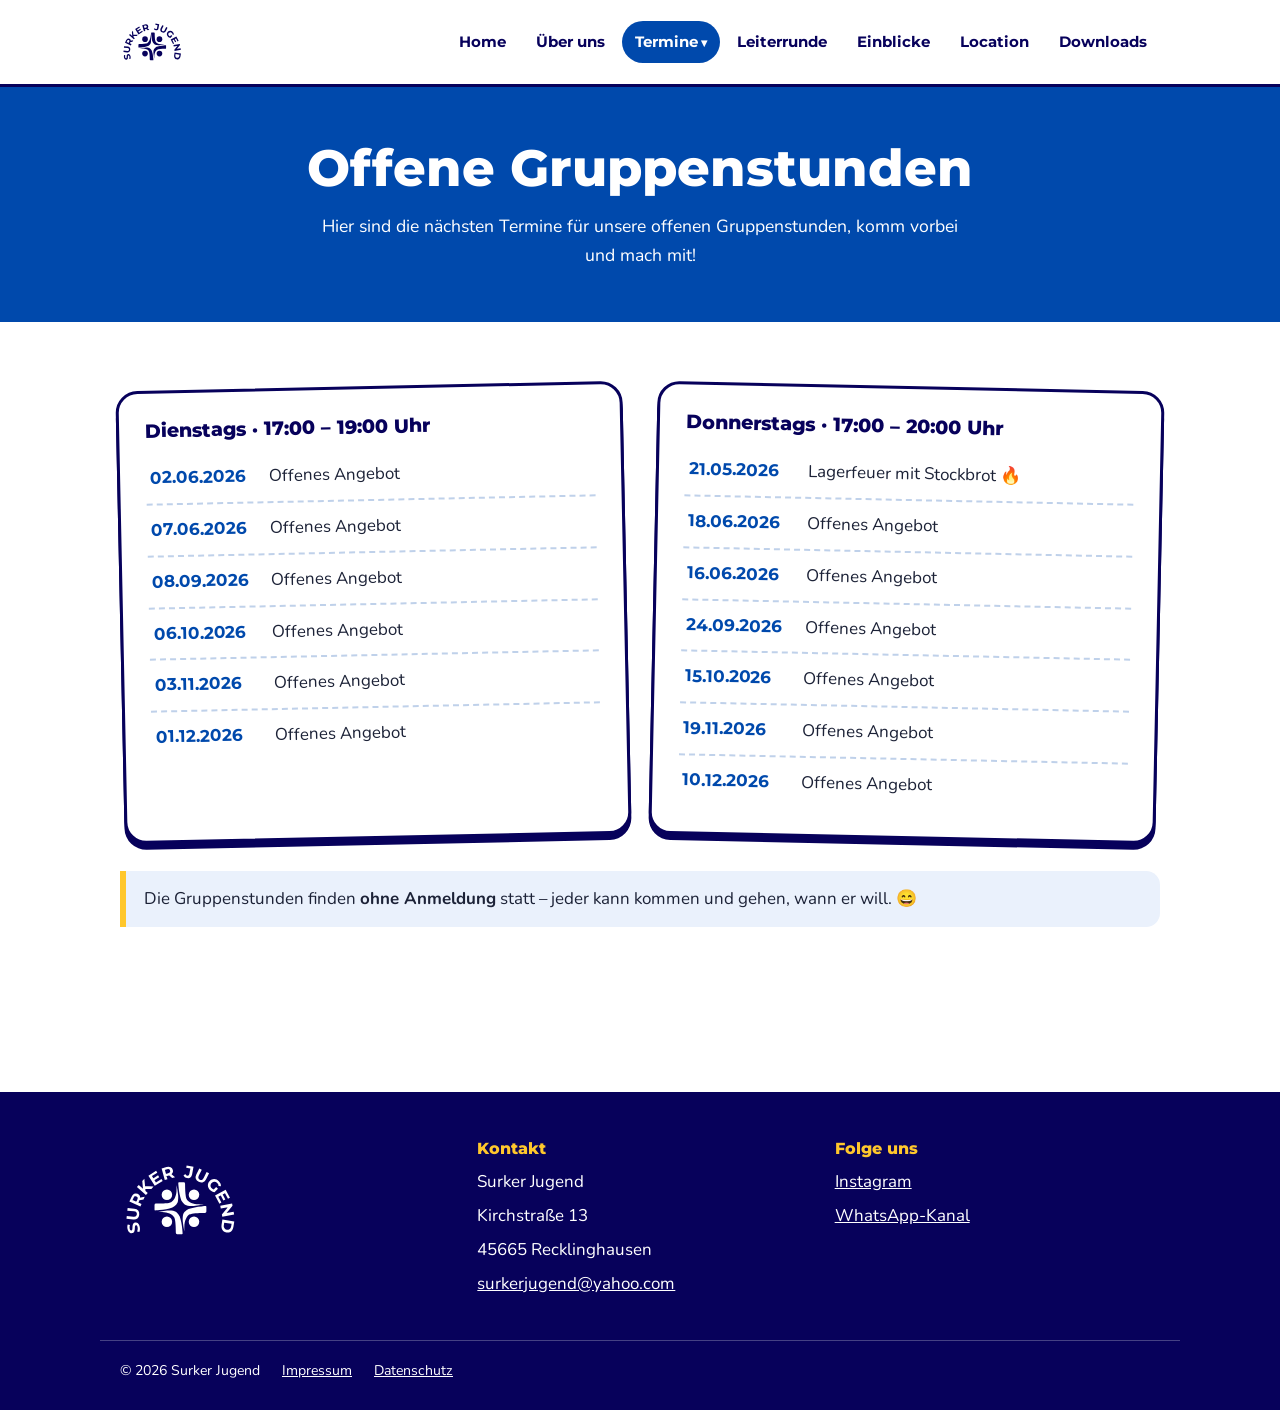
<file: gruppenstunden.html>
<!DOCTYPE html>
<html lang="de">
<head>
  <meta charset="UTF-8">
  <meta name="viewport" content="width=device-width, initial-scale=1.0">
  <title>Offene Gruppenstunden | Surker Jugend</title>
  <meta name="description" content="Die nächsten Termine für die offenen Gruppenstunden der Surker Jugend – komm vorbei und mach mit!">
  <link rel="icon" type="image/svg+xml" href="assets/favicon.svg">
  <link rel="stylesheet" href="css/style.css">
</head>
<body>

<header class="kopf">
  <div class="kopf-leiste">
    <a class="logo-link" href="index.html" aria-label="Zur Startseite">
      <img src="assets/logo-dunkelblau.svg" alt="Surker Jugend Logo">
    </a>
    <button class="nav-knopf" aria-expanded="false" aria-controls="hauptnav" aria-label="Menü öffnen">☰</button>
    <nav class="hauptnav" id="hauptnav" aria-label="Hauptnavigation">
      <ul>
      <li><a href="index.html">Home</a></li>
      <li><a href="ueber-uns.html">Über uns</a></li>
      <li class="hat-unternav">
        <a href="gruppenstunden.html" class="aktiv">Termine</a>
        <ul class="unternav">
          <li><a href="gruppenstunden.html" class="aktiv">Offene Gruppenstunden</a></li>
          <li><a href="aktionen.html">Aktionen</a></li>
        </ul>
      </li>
      <li><a href="leiterrunde.html">Leiterrunde</a></li>
      <li><a href="einblicke.html">Einblicke</a></li>
      <li><a href="location.html">Location</a></li>
      <li><a href="downloads.html">Downloads</a></li>
      </ul>
    </nav>
  </div>
</header>

<main>

  <section class="seiten-kopf">
    <h1>Offene Gruppenstunden</h1>
    <p>Hier sind die nächsten Termine für unsere offenen Gruppenstunden, komm vorbei und mach mit!</p>
  </section>

  <section class="abschnitt">
    <div class="inhalt">
      <div class="karten">
        <div class="karte karte--gekippt-l">
          <h3>Dienstags · 17:00 – 19:00 Uhr</h3>
      <ul class="termin-liste">
        <li><span class="termin-datum">02.06.2026</span><span>Offenes Angebot</span></li>
        <li><span class="termin-datum">07.06.2026</span><span>Offenes Angebot</span></li>
        <li><span class="termin-datum">08.09.2026</span><span>Offenes Angebot</span></li>
        <li><span class="termin-datum">06.10.2026</span><span>Offenes Angebot</span></li>
        <li><span class="termin-datum">03.11.2026</span><span>Offenes Angebot</span></li>
        <li><span class="termin-datum">01.12.2026</span><span>Offenes Angebot</span></li>
      </ul>
        </div>
        <div class="karte karte--gekippt-r">
          <h3>Donnerstags · 17:00 – 20:00 Uhr</h3>
      <ul class="termin-liste">
        <li><span class="termin-datum">21.05.2026</span><span>Lagerfeuer mit Stockbrot 🔥</span></li>
        <li><span class="termin-datum">18.06.2026</span><span>Offenes Angebot</span></li>
        <li><span class="termin-datum">16.06.2026</span><span>Offenes Angebot</span></li>
        <li><span class="termin-datum">24.09.2026</span><span>Offenes Angebot</span></li>
        <li><span class="termin-datum">15.10.2026</span><span>Offenes Angebot</span></li>
        <li><span class="termin-datum">19.11.2026</span><span>Offenes Angebot</span></li>
        <li><span class="termin-datum">10.12.2026</span><span>Offenes Angebot</span></li>
      </ul>
        </div>
      </div>
      <div class="hinweis" style="margin-top:32px;">
        Die Gruppenstunden finden <strong>ohne Anmeldung</strong> statt – jeder kann kommen und gehen, wann er will. 😄
      </div>
    </div>
  </section>

</main>

<footer class="fuss">
  <div class="fuss-inhalt">
    <div>
      <img src="assets/logo-weiss.svg" alt="Surker Jugend Logo">
    </div>
    <div>
      <h3>Kontakt</h3>
      <ul>
        <li>Surker Jugend</li>
        <li>Kirchstraße 13</li>
        <li>45665 Recklinghausen</li>
        <li><a href="mailto:surkerjugend@yahoo.com">surkerjugend@yahoo.com</a></li>
      </ul>
    </div>
    <div>
      <h3>Folge uns</h3>
      <ul>
        <li><a href="https://www.instagram.com/surkerjugend/" target="_blank" rel="noopener">Instagram</a></li>
        <li><a href="https://whatsapp.com/channel/0029VaN1mREEwEk38zkxcT0o" target="_blank" rel="noopener">WhatsApp-Kanal</a></li>
      </ul>
    </div>
  </div>
  <div class="fuss-zeile">
    <span>© 2026 Surker Jugend</span>
    <a href="impressum.html">Impressum</a>
    <a href="datenschutz.html">Datenschutz</a>
  </div>
</footer>

<script src="js/main.js"></script>
</body>
</html>
</file>
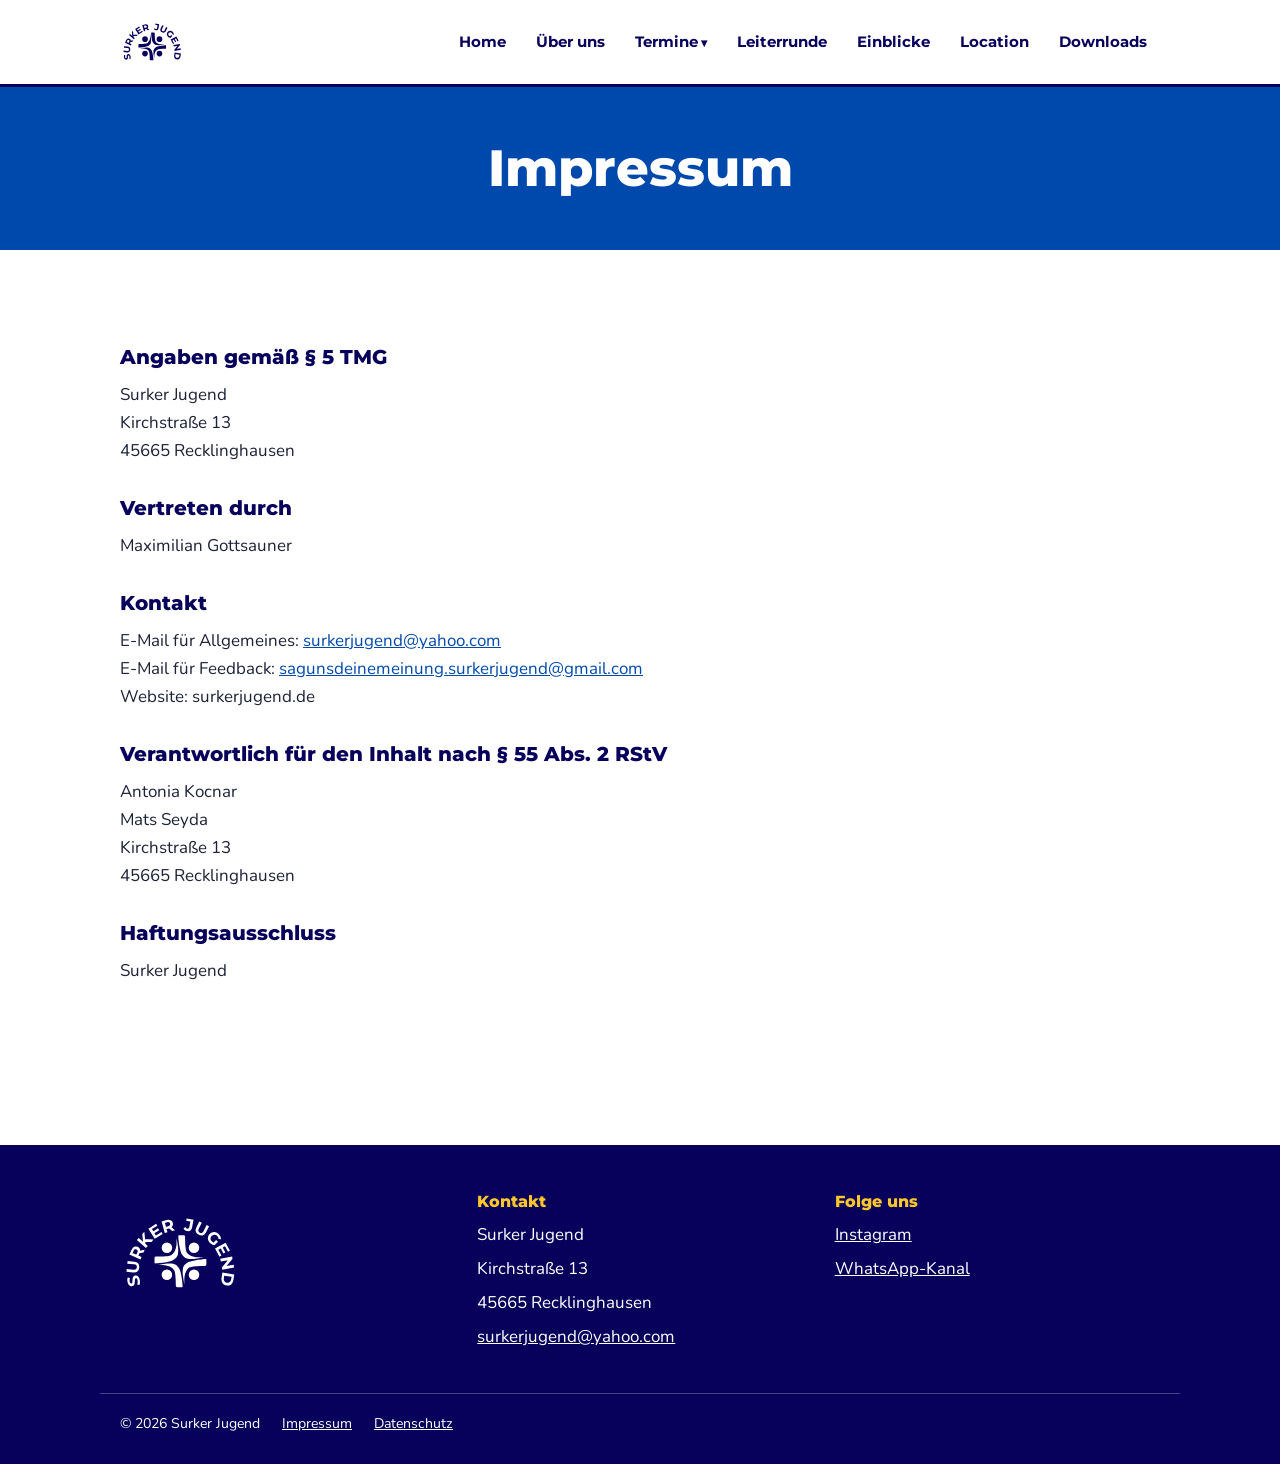
<file: impressum.html>
<!DOCTYPE html>
<html lang="de">
<head>
  <meta charset="UTF-8">
  <meta name="viewport" content="width=device-width, initial-scale=1.0">
  <title>Impressum | Surker Jugend</title>
  <meta name="description" content="Impressum der Surker Jugend.">
  <link rel="icon" type="image/svg+xml" href="assets/favicon.svg">
  <link rel="stylesheet" href="css/style.css">
</head>
<body>

<header class="kopf">
  <div class="kopf-leiste">
    <a class="logo-link" href="index.html" aria-label="Zur Startseite">
      <img src="assets/logo-dunkelblau.svg" alt="Surker Jugend Logo">
    </a>
    <button class="nav-knopf" aria-expanded="false" aria-controls="hauptnav" aria-label="Menü öffnen">☰</button>
    <nav class="hauptnav" id="hauptnav" aria-label="Hauptnavigation">
      <ul>
      <li><a href="index.html">Home</a></li>
      <li><a href="ueber-uns.html">Über uns</a></li>
      <li class="hat-unternav">
        <a href="gruppenstunden.html">Termine</a>
        <ul class="unternav">
          <li><a href="gruppenstunden.html">Offene Gruppenstunden</a></li>
          <li><a href="aktionen.html">Aktionen</a></li>
        </ul>
      </li>
      <li><a href="leiterrunde.html">Leiterrunde</a></li>
      <li><a href="einblicke.html">Einblicke</a></li>
      <li><a href="location.html">Location</a></li>
      <li><a href="downloads.html">Downloads</a></li>
      </ul>
    </nav>
  </div>
</header>

<main>

  <section class="seiten-kopf">
    <h1>Impressum</h1>
  </section>

  <section class="abschnitt">
    <div class="inhalt rechtstext">
      <h2>Angaben gemäß § 5 TMG</h2>
      <p>Surker Jugend<br>
      Kirchstraße 13<br>
      45665 Recklinghausen</p>

      <h2>Vertreten durch</h2>
      <p>Maximilian Gottsauner</p>

      <h2>Kontakt</h2>
      <p>E-Mail für Allgemeines: <a href="mailto:surkerjugend@yahoo.com">surkerjugend@yahoo.com</a><br>
      E-Mail für Feedback: <a href="mailto:sagunsdeinemeinung.surkerjugend@gmail.com">sagunsdeinemeinung.surkerjugend@gmail.com</a><br>
      Website: surkerjugend.de</p>

      <h2>Verantwortlich für den Inhalt nach § 55 Abs. 2 RStV</h2>
      <p>Antonia Kocnar<br>
      Mats Seyda<br>
      Kirchstraße 13<br>
      45665 Recklinghausen</p>

      <h2>Haftungsausschluss</h2>
      <p>Surker Jugend</p>
    </div>
  </section>

</main>

<footer class="fuss">
  <div class="fuss-inhalt">
    <div>
      <img src="assets/logo-weiss.svg" alt="Surker Jugend Logo">
    </div>
    <div>
      <h3>Kontakt</h3>
      <ul>
        <li>Surker Jugend</li>
        <li>Kirchstraße 13</li>
        <li>45665 Recklinghausen</li>
        <li><a href="mailto:surkerjugend@yahoo.com">surkerjugend@yahoo.com</a></li>
      </ul>
    </div>
    <div>
      <h3>Folge uns</h3>
      <ul>
        <li><a href="https://www.instagram.com/surkerjugend/" target="_blank" rel="noopener">Instagram</a></li>
        <li><a href="https://whatsapp.com/channel/0029VaN1mREEwEk38zkxcT0o" target="_blank" rel="noopener">WhatsApp-Kanal</a></li>
      </ul>
    </div>
  </div>
  <div class="fuss-zeile">
    <span>© 2026 Surker Jugend</span>
    <a href="impressum.html">Impressum</a>
    <a href="datenschutz.html">Datenschutz</a>
  </div>
</footer>

<script src="js/main.js"></script>
</body>
</html>
</file>
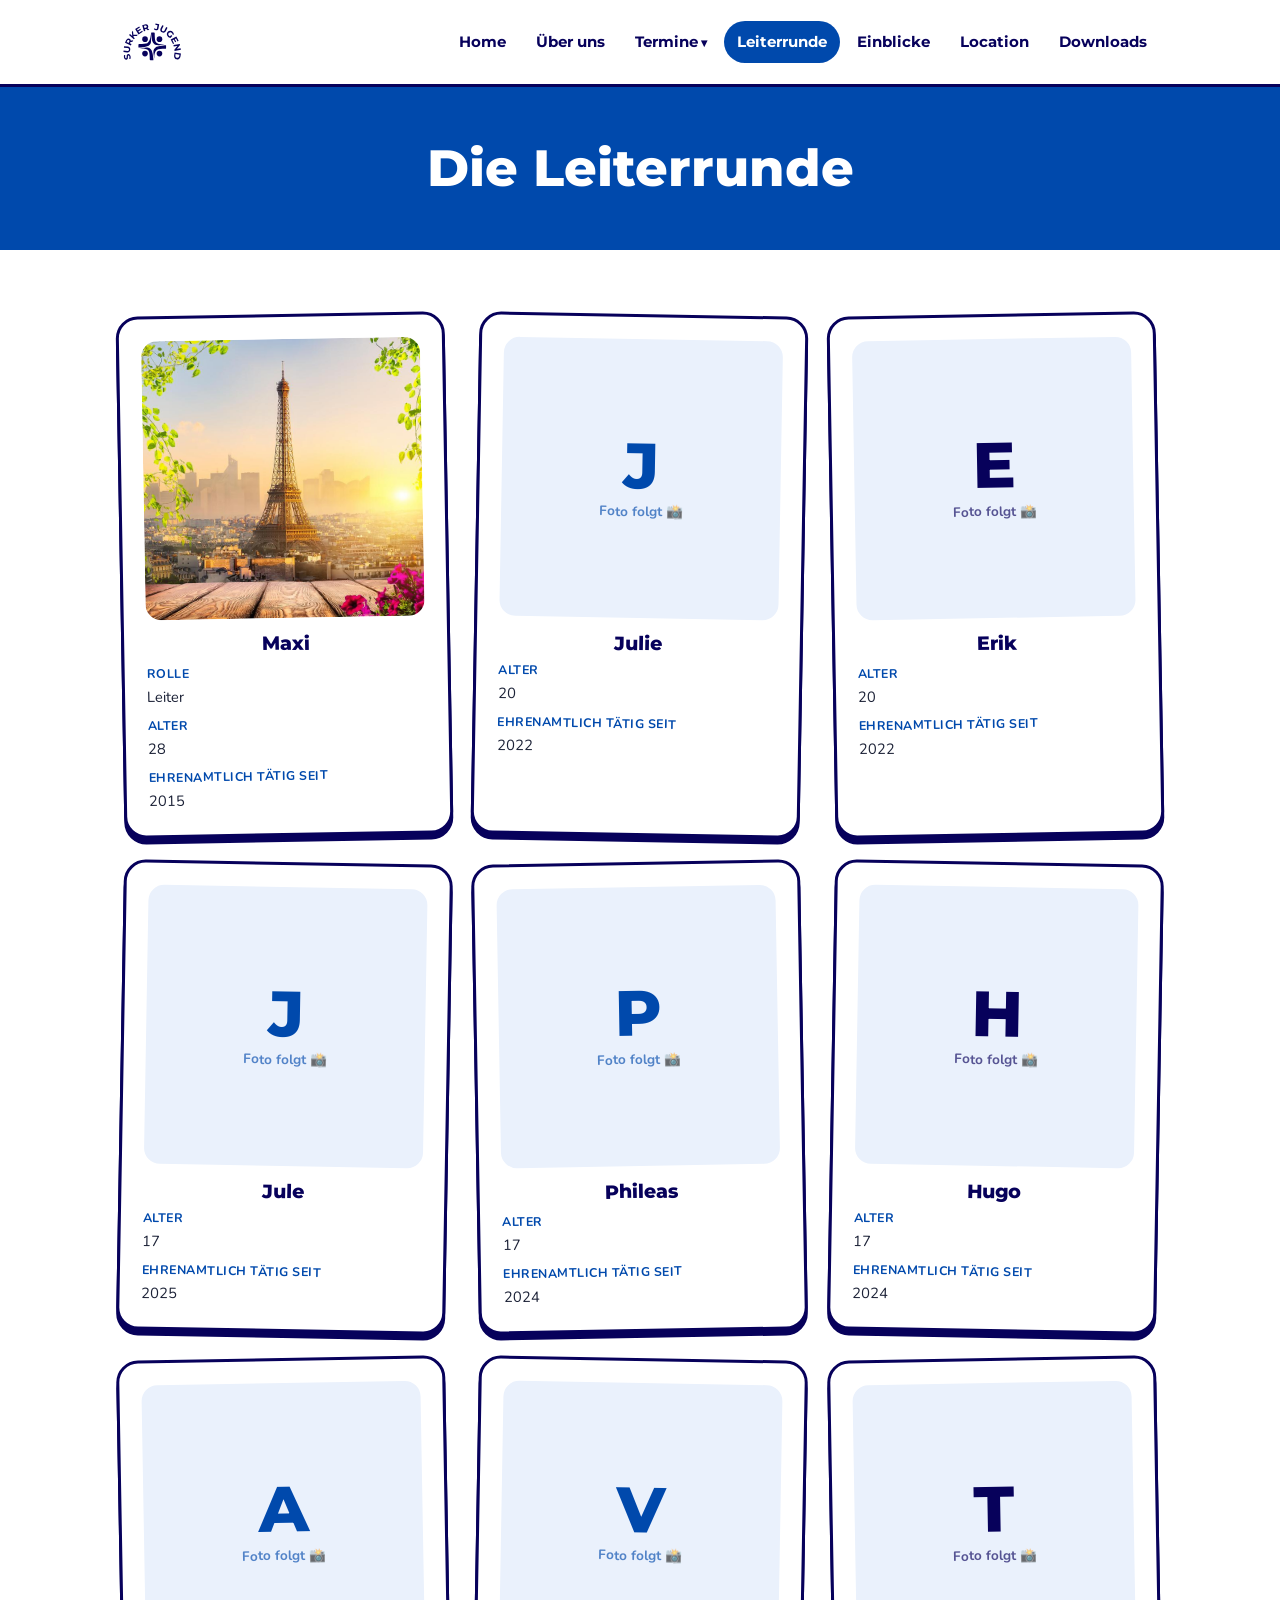
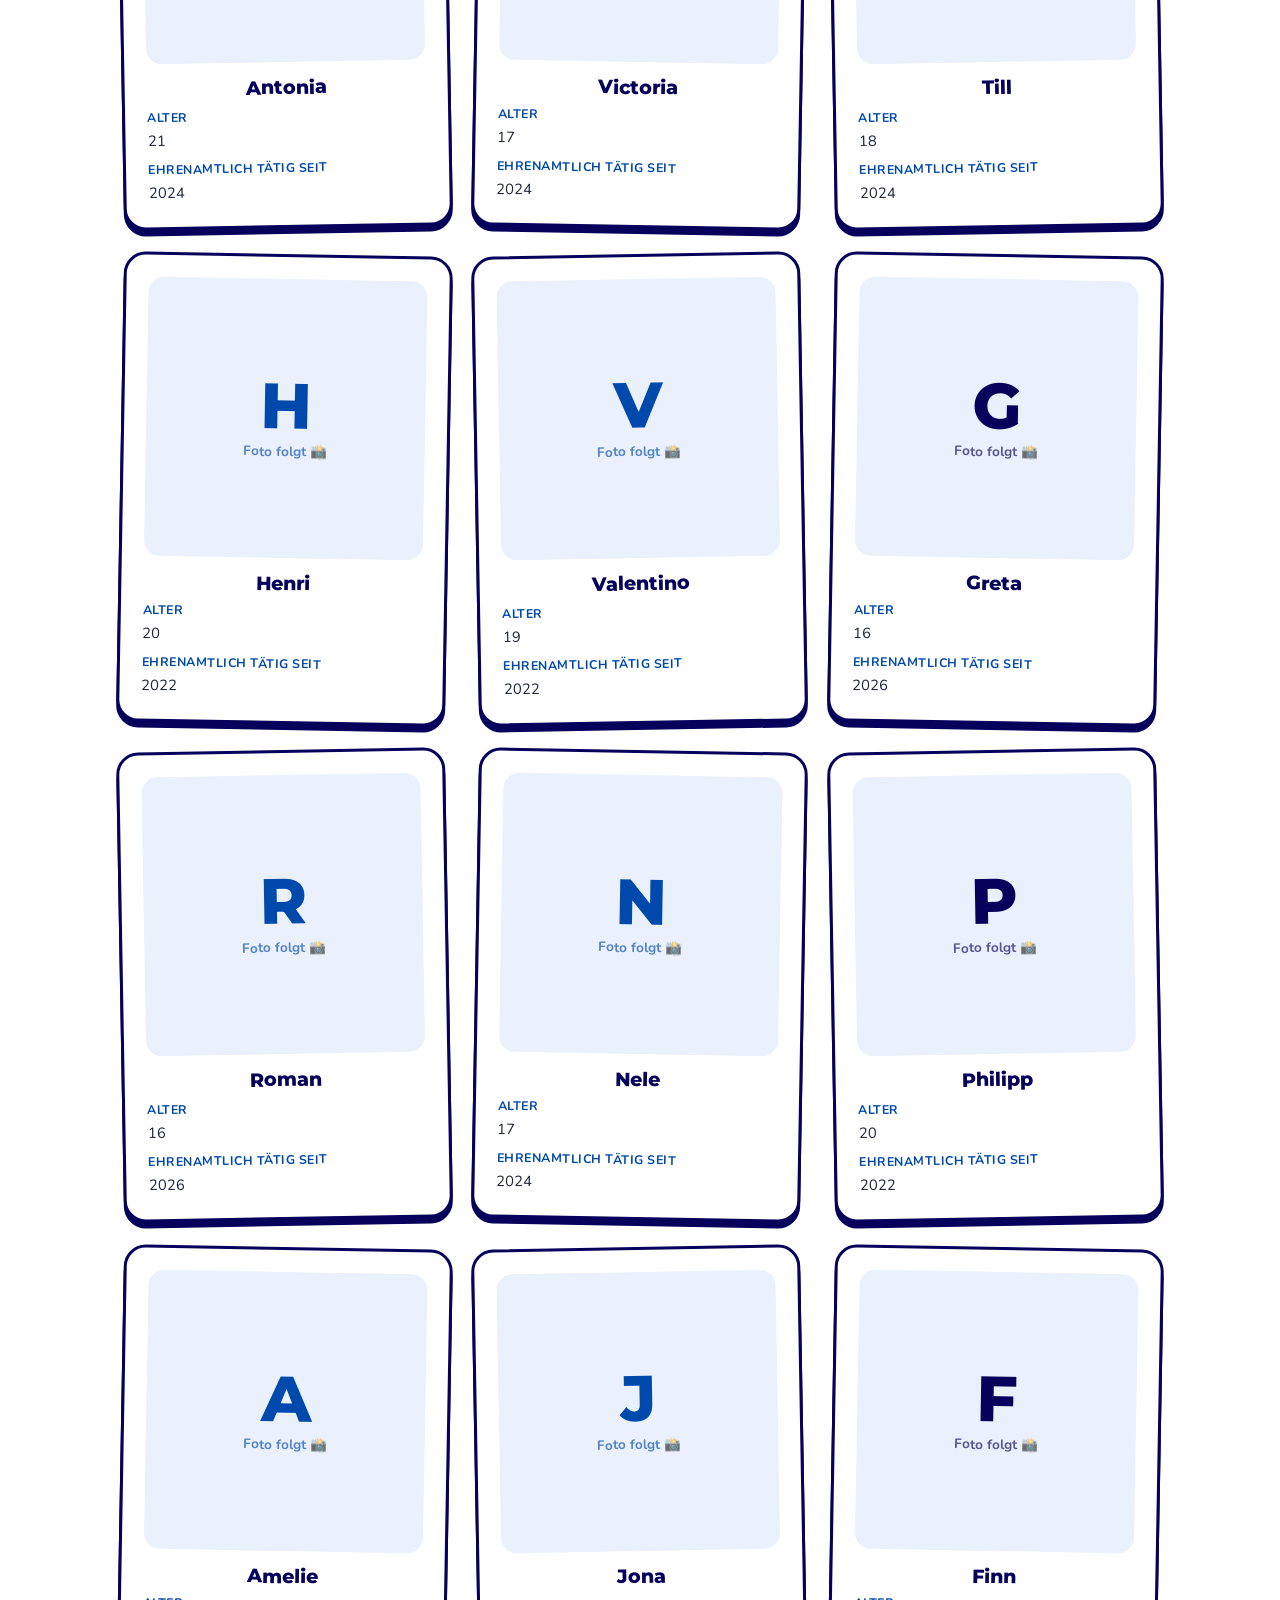
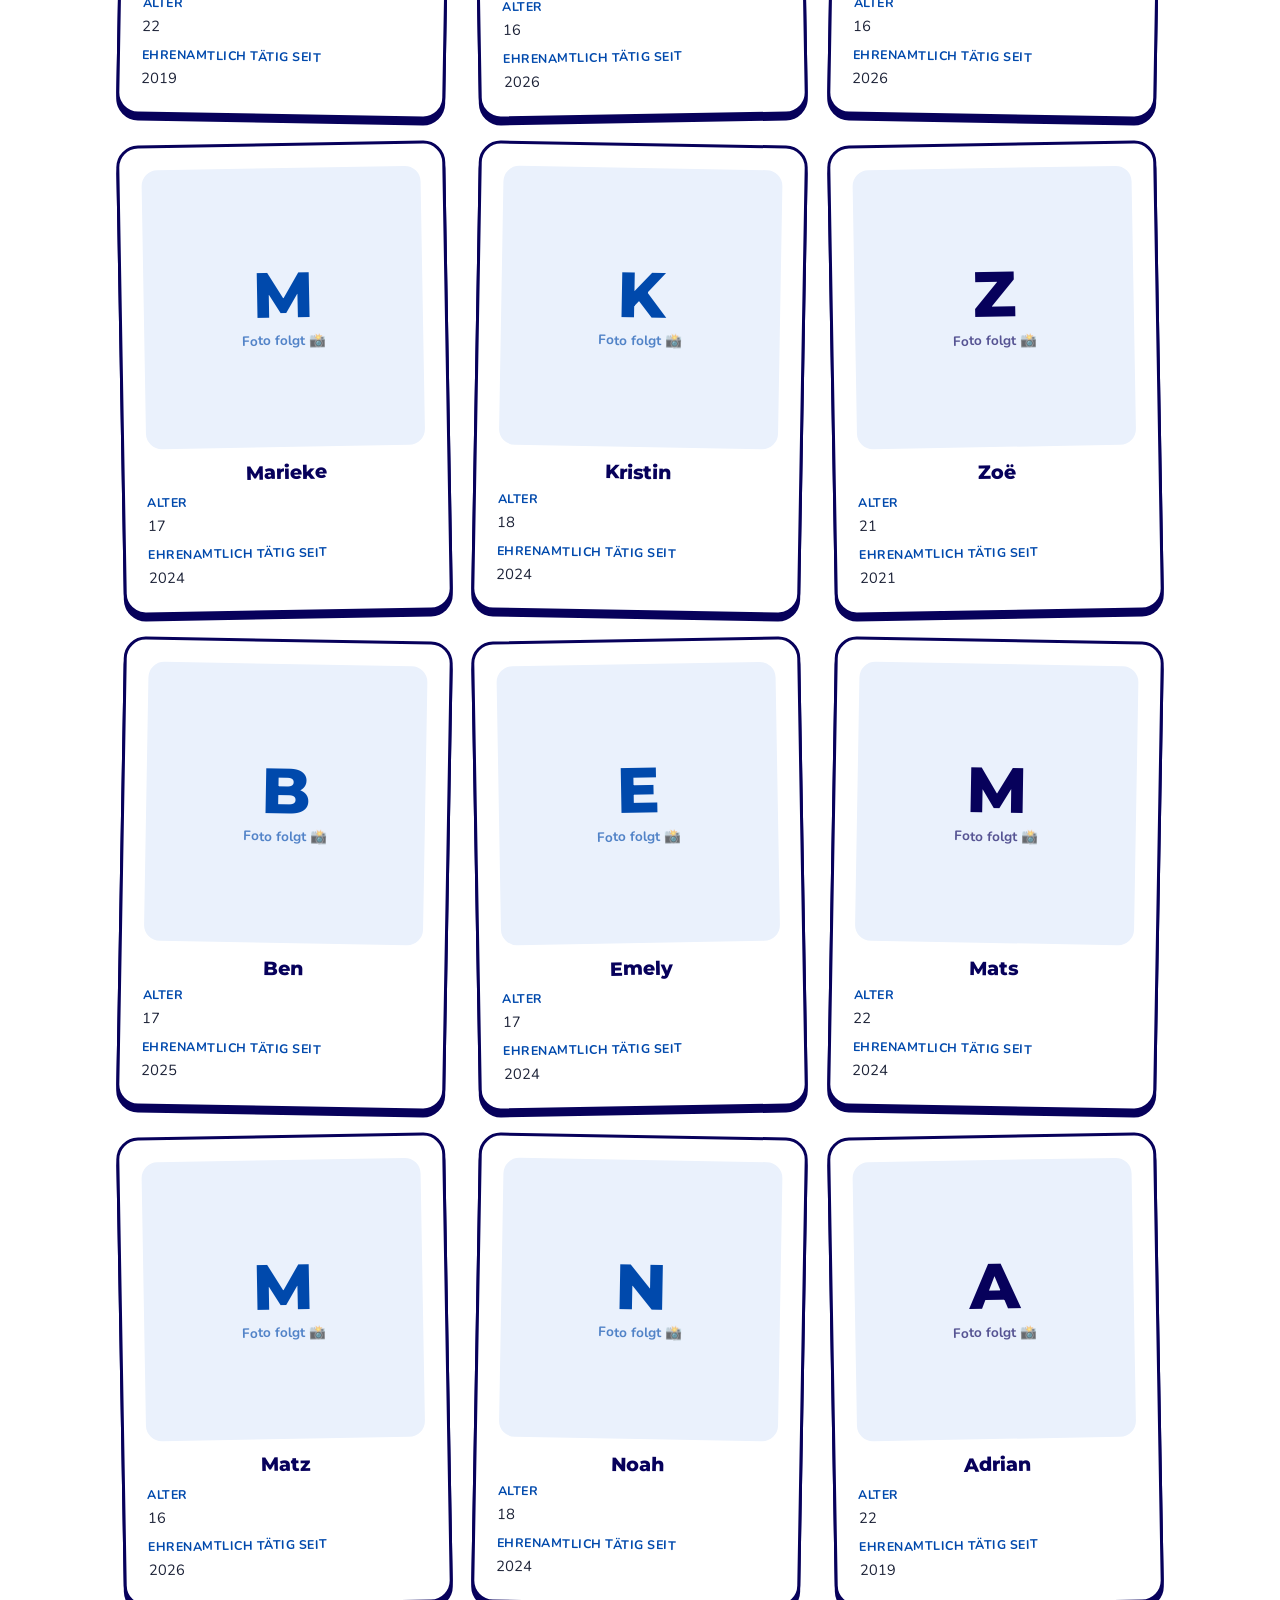
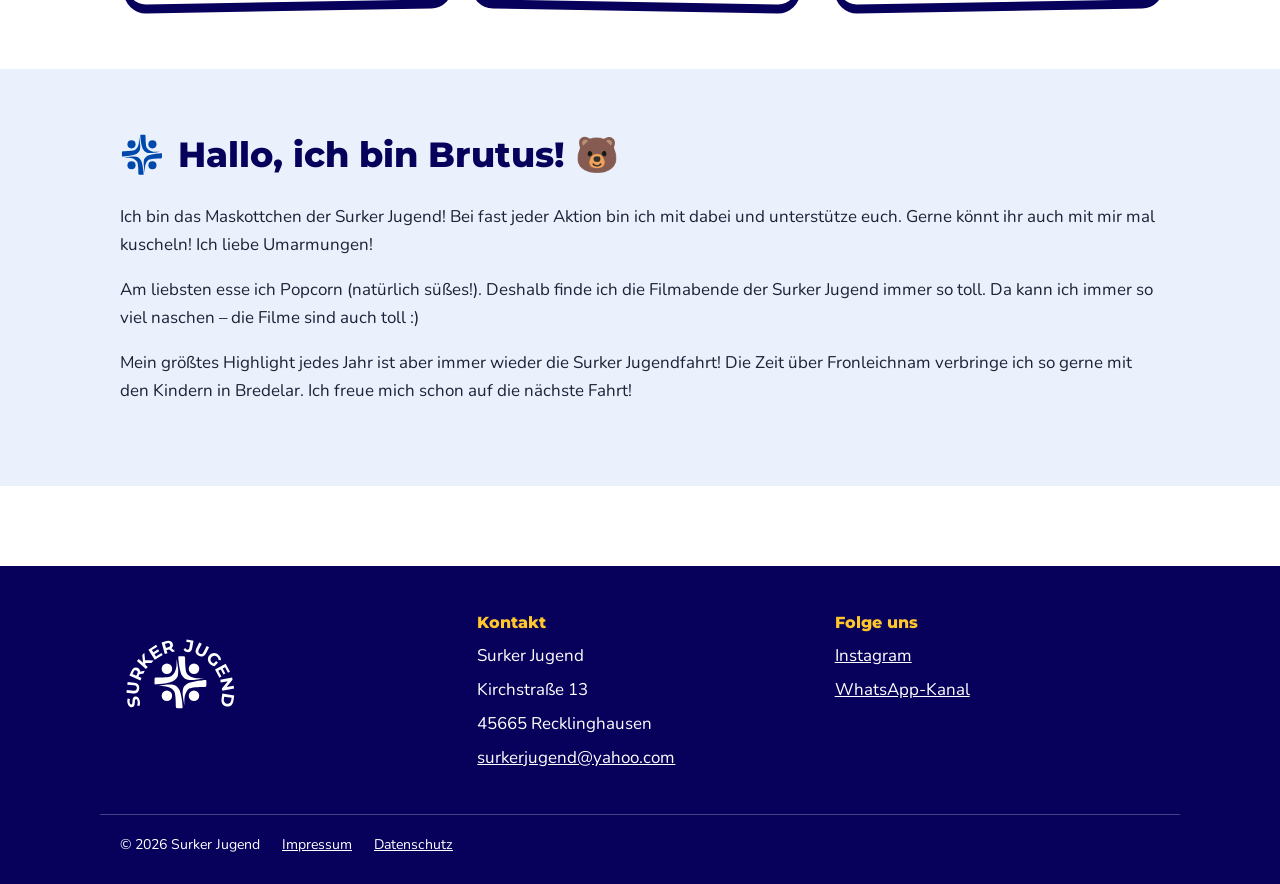
<file: leiterrunde.html>
<!DOCTYPE html>
<html lang="de">
<head>
  <meta charset="UTF-8">
  <meta name="viewport" content="width=device-width, initial-scale=1.0">
  <title>Die Leiterrunde | Surker Jugend</title>
  <meta name="description" content="Die Leiterrunde der Surker Jugend stellt sich vor – und natürlich Brutus, unser Maskottchen!">
  <link rel="icon" type="image/svg+xml" href="assets/favicon.svg">
  <link rel="stylesheet" href="css/style.css">
</head>
<body>

<header class="kopf">
  <div class="kopf-leiste">
    <a class="logo-link" href="index.html" aria-label="Zur Startseite">
      <img src="assets/logo-dunkelblau.svg" alt="Surker Jugend Logo">
    </a>
    <button class="nav-knopf" aria-expanded="false" aria-controls="hauptnav" aria-label="Menü öffnen">☰</button>
    <nav class="hauptnav" id="hauptnav" aria-label="Hauptnavigation">
      <ul>
      <li><a href="index.html">Home</a></li>
      <li><a href="ueber-uns.html">Über uns</a></li>
      <li class="hat-unternav">
        <a href="gruppenstunden.html">Termine</a>
        <ul class="unternav">
          <li><a href="gruppenstunden.html">Offene Gruppenstunden</a></li>
          <li><a href="aktionen.html">Aktionen</a></li>
        </ul>
      </li>
      <li><a href="leiterrunde.html" class="aktiv">Leiterrunde</a></li>
      <li><a href="einblicke.html">Einblicke</a></li>
      <li><a href="location.html">Location</a></li>
      <li><a href="downloads.html">Downloads</a></li>
      </ul>
    </nav>
  </div>
</header>

<main>

  <section class="seiten-kopf">
    <h1>Die Leiterrunde</h1>
  </section>

  <section class="abschnitt">
    <div class="inhalt">
      <!-- Die Leiterrunde wird aus data/leiter.json geladen (siehe js/leiter.js)
           und über das CMS bearbeitet – hier bitte nicht von Hand editieren.
           Das Alter wird automatisch aus dem Geburtsdatum berechnet. -->
      <div class="team" id="leiter-liste"></div>
    </div>
  </section>

  <section class="abschnitt abschnitt--himmel">
    <div class="inhalt">
      <div class="abschnitt-kopf">
        <img class="kreisel" src="assets/symbol-blau.svg" alt="">
        <h2>Hallo, ich bin Brutus! 🐻</h2>
      </div>
      <p>Ich bin das Maskottchen der Surker Jugend! Bei fast jeder Aktion bin ich mit dabei und unterstütze euch. Gerne könnt ihr auch mit mir mal kuscheln! Ich liebe Umarmungen!</p>
      <p>Am liebsten esse ich Popcorn (natürlich süßes!). Deshalb finde ich die Filmabende der Surker Jugend immer so toll. Da kann ich immer so viel naschen – die Filme sind auch toll :)</p>
      <p>Mein größtes Highlight jedes Jahr ist aber immer wieder die Surker Jugendfahrt! Die Zeit über Fronleichnam verbringe ich so gerne mit den Kindern in Bredelar. Ich freue mich schon auf die nächste Fahrt!</p>
    </div>
  </section>

</main>

<footer class="fuss">
  <div class="fuss-inhalt">
    <div>
      <img src="assets/logo-weiss.svg" alt="Surker Jugend Logo">
    </div>
    <div>
      <h3>Kontakt</h3>
      <ul>
        <li>Surker Jugend</li>
        <li>Kirchstraße 13</li>
        <li>45665 Recklinghausen</li>
        <li><a href="mailto:surkerjugend@yahoo.com">surkerjugend@yahoo.com</a></li>
      </ul>
    </div>
    <div>
      <h3>Folge uns</h3>
      <ul>
        <li><a href="https://www.instagram.com/surkerjugend/" target="_blank" rel="noopener">Instagram</a></li>
        <li><a href="https://whatsapp.com/channel/0029VaN1mREEwEk38zkxcT0o" target="_blank" rel="noopener">WhatsApp-Kanal</a></li>
      </ul>
    </div>
  </div>
  <div class="fuss-zeile">
    <span>© 2026 Surker Jugend</span>
    <a href="impressum.html">Impressum</a>
    <a href="datenschutz.html">Datenschutz</a>
  </div>
</footer>

<script src="js/main.js"></script>
<script src="js/leiter.js"></script>
</body>
</html>
</file>
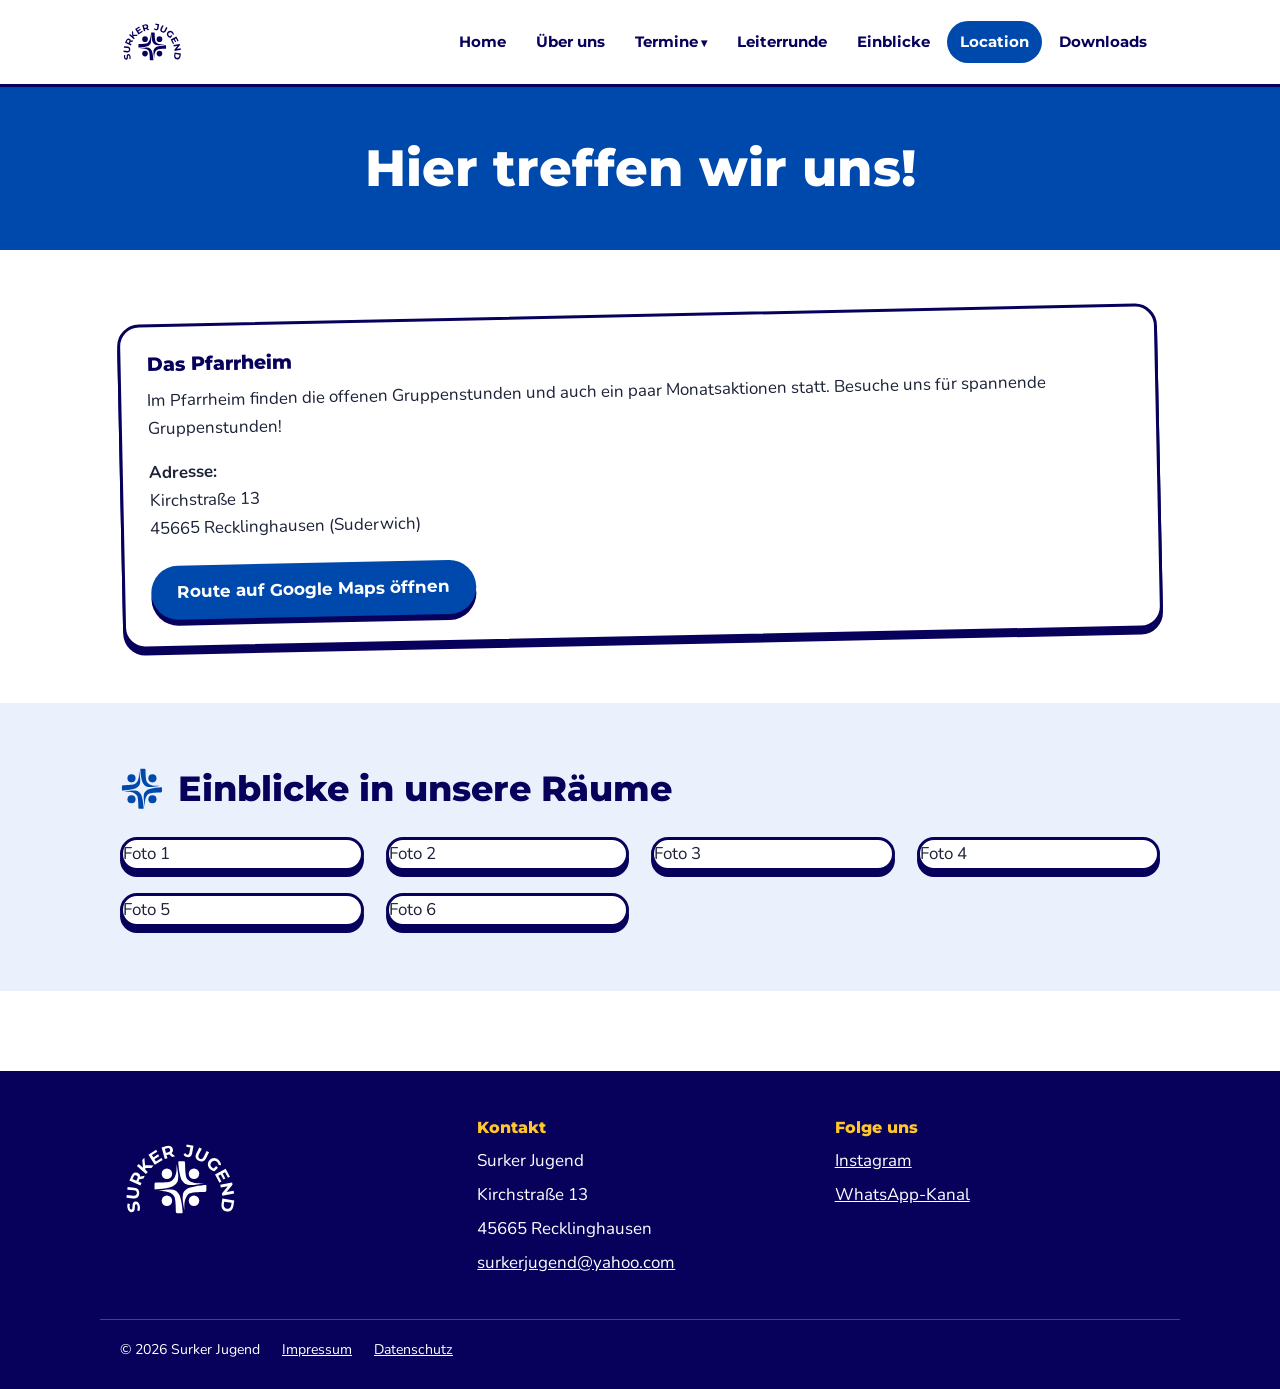
<file: location.html>
<!DOCTYPE html>
<html lang="de">
<head>
  <meta charset="UTF-8">
  <meta name="viewport" content="width=device-width, initial-scale=1.0">
  <title>Location | Surker Jugend</title>
  <meta name="description" content="Hier trifft sich die Surker Jugend: im Pfarrheim, Kirchstraße 13, Recklinghausen-Suderwich.">
  <link rel="icon" type="image/svg+xml" href="assets/favicon.svg">
  <link rel="stylesheet" href="css/style.css">
</head>
<body>

<header class="kopf">
  <div class="kopf-leiste">
    <a class="logo-link" href="index.html" aria-label="Zur Startseite">
      <img src="assets/logo-dunkelblau.svg" alt="Surker Jugend Logo">
    </a>
    <button class="nav-knopf" aria-expanded="false" aria-controls="hauptnav" aria-label="Menü öffnen">☰</button>
    <nav class="hauptnav" id="hauptnav" aria-label="Hauptnavigation">
      <ul>
      <li><a href="index.html">Home</a></li>
      <li><a href="ueber-uns.html">Über uns</a></li>
      <li class="hat-unternav">
        <a href="gruppenstunden.html">Termine</a>
        <ul class="unternav">
          <li><a href="gruppenstunden.html">Offene Gruppenstunden</a></li>
          <li><a href="aktionen.html">Aktionen</a></li>
        </ul>
      </li>
      <li><a href="leiterrunde.html">Leiterrunde</a></li>
      <li><a href="einblicke.html">Einblicke</a></li>
      <li><a href="location.html" class="aktiv">Location</a></li>
      <li><a href="downloads.html">Downloads</a></li>
      </ul>
    </nav>
  </div>
</header>

<main>

  <section class="seiten-kopf">
    <h1>Hier treffen wir uns!</h1>
  </section>

  <section class="abschnitt">
    <div class="inhalt">
      <div class="karten">
        <div class="karte karte--gekippt-l">
          <h3>Das Pfarrheim</h3>
          <p>Im Pfarrheim finden die offenen Gruppenstunden und auch ein paar Monatsaktionen statt. Besuche uns für spannende Gruppenstunden!</p>
          <p><strong>Adresse:</strong><br>
          Kirchstraße 13<br>
          45665 Recklinghausen (Suderwich)</p>
          <a class="knopf knopf--blau" href="https://www.google.com/maps/search/?api=1&amp;query=Kirchstra%C3%9Fe+13%2C+45665+Recklinghausen" target="_blank" rel="noopener">Route auf Google Maps öffnen</a>
        </div>
      </div>
    </div>
  </section>

  <section class="abschnitt abschnitt--himmel">
    <div class="inhalt">
      <div class="abschnitt-kopf">
        <img class="kreisel" src="assets/symbol-blau.svg" alt="">
        <h2>Einblicke in unsere Räume</h2>
      </div>
      <!-- Bild einfügen: Im jeweiligen <figure> den Platzhalter-Text ersetzen durch:
           <img src="assets/location/raum1.jpg" alt="Beschreibung des Bildes">
           (Bilder am besten im Querformat, ca. 800x600px). Weitere <figure>-Blöcke
           einfach kopieren, wenn ihr mehr Bilder zeigen wollt. -->
      <div class="galerie">
        <figure>Foto 1</figure>
        <figure>Foto 2</figure>
        <figure>Foto 3</figure>
        <figure>Foto 4</figure>
        <figure>Foto 5</figure>
        <figure>Foto 6</figure>
      </div>
    </div>
  </section>

</main>

<footer class="fuss">
  <div class="fuss-inhalt">
    <div>
      <img src="assets/logo-weiss.svg" alt="Surker Jugend Logo">
    </div>
    <div>
      <h3>Kontakt</h3>
      <ul>
        <li>Surker Jugend</li>
        <li>Kirchstraße 13</li>
        <li>45665 Recklinghausen</li>
        <li><a href="mailto:surkerjugend@yahoo.com">surkerjugend@yahoo.com</a></li>
      </ul>
    </div>
    <div>
      <h3>Folge uns</h3>
      <ul>
        <li><a href="https://www.instagram.com/surkerjugend/" target="_blank" rel="noopener">Instagram</a></li>
        <li><a href="https://whatsapp.com/channel/0029VaN1mREEwEk38zkxcT0o" target="_blank" rel="noopener">WhatsApp-Kanal</a></li>
      </ul>
    </div>
  </div>
  <div class="fuss-zeile">
    <span>© 2026 Surker Jugend</span>
    <a href="impressum.html">Impressum</a>
    <a href="datenschutz.html">Datenschutz</a>
  </div>
</footer>

<script src="js/main.js"></script>
</body>
</html>
</file>
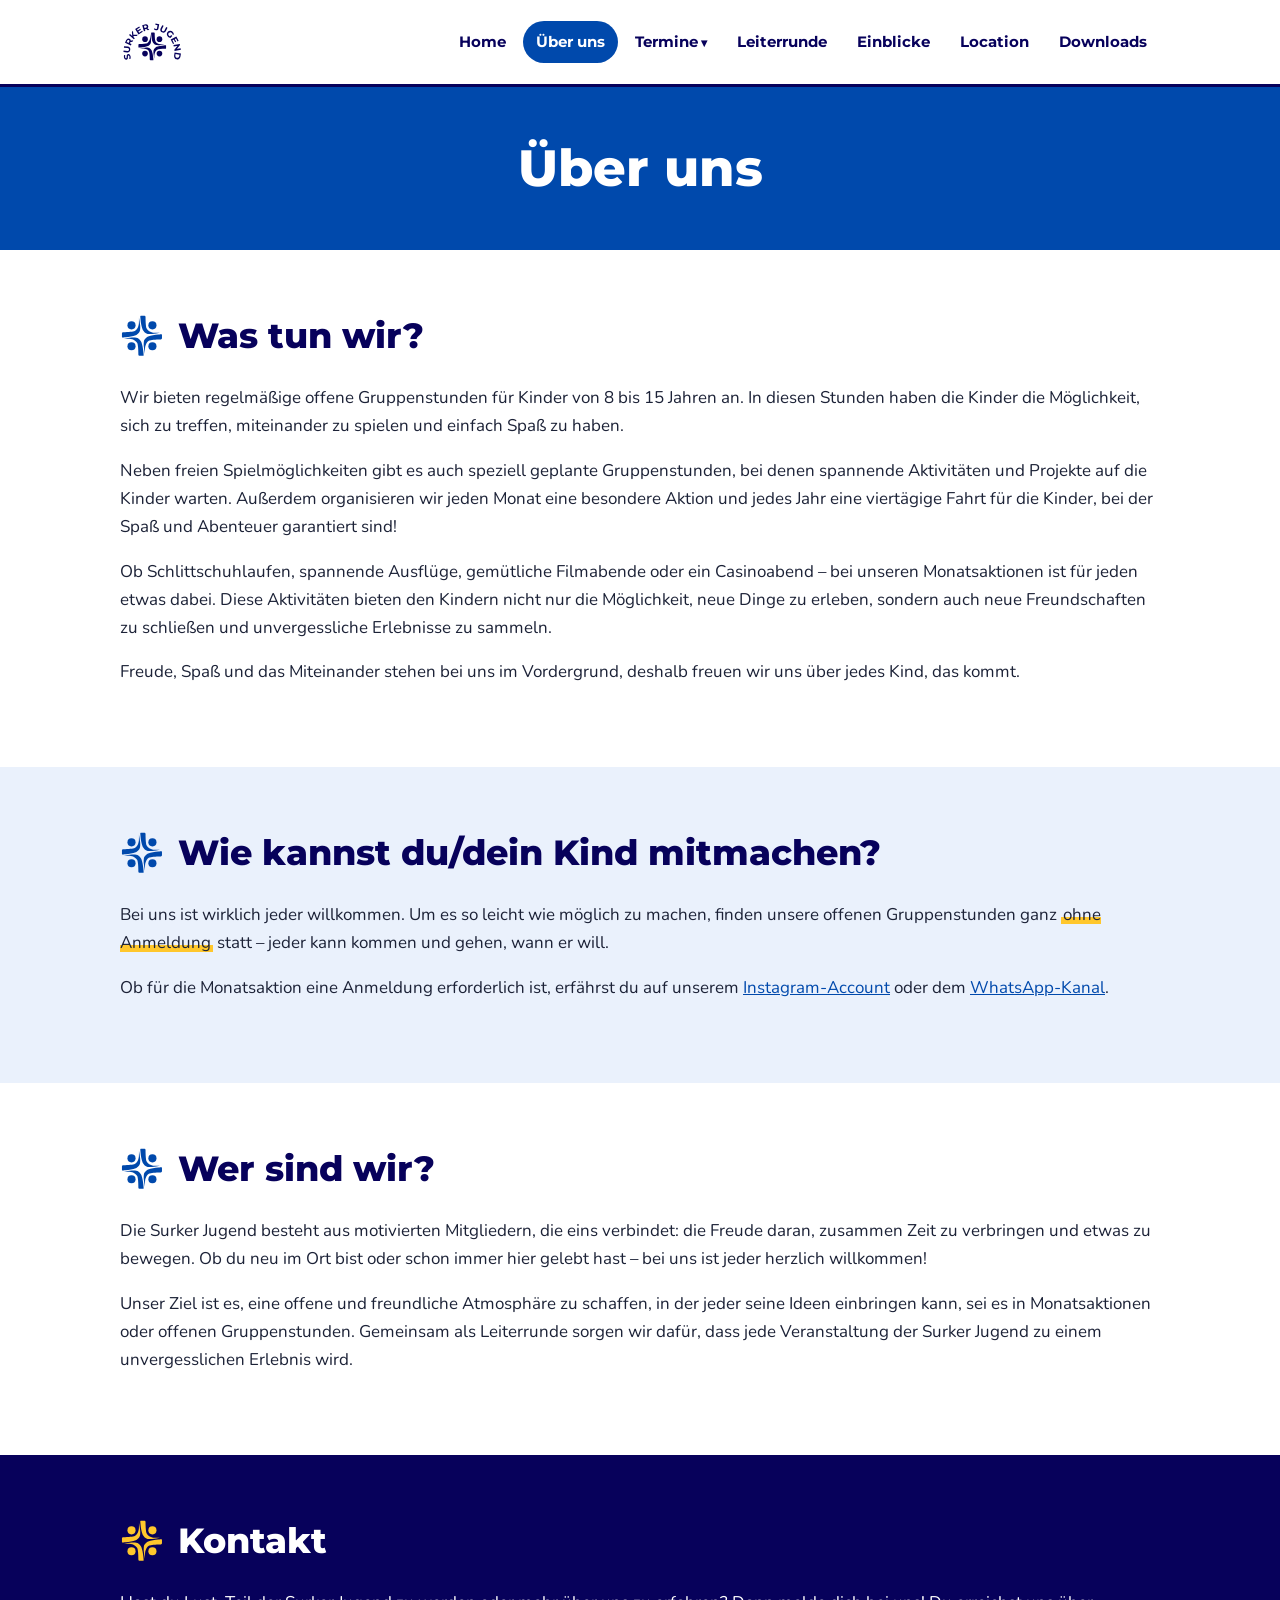
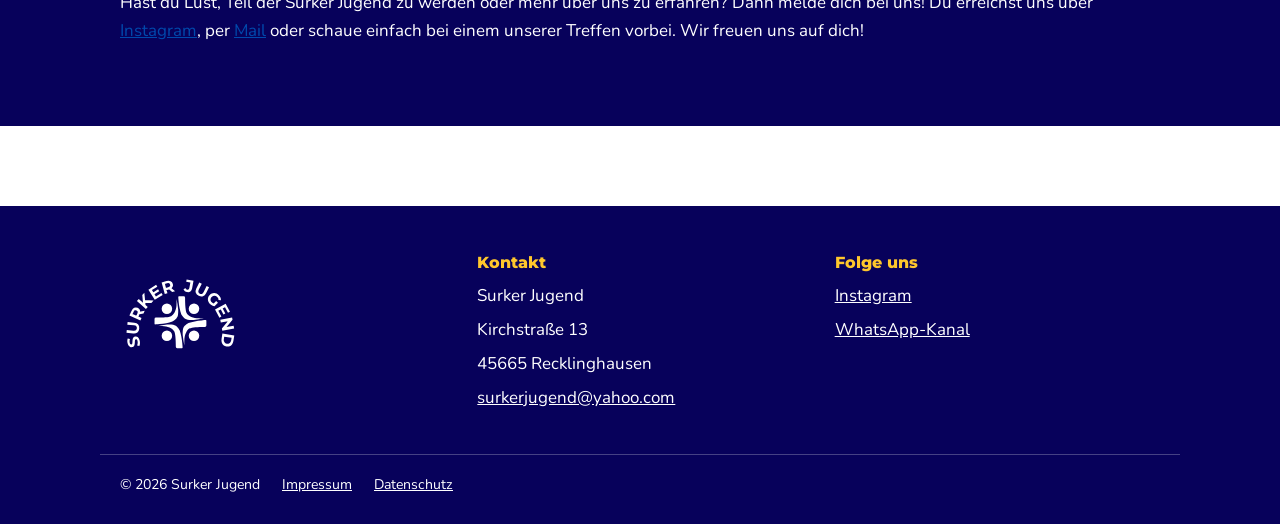
<file: ueber-uns.html>
<!DOCTYPE html>
<html lang="de">
<head>
  <meta charset="UTF-8">
  <meta name="viewport" content="width=device-width, initial-scale=1.0">
  <title>Über uns | Surker Jugend</title>
  <meta name="description" content="Über die Surker Jugend: offene Gruppenstunden, Monatsaktionen und die jährliche Fahrt – jeder ist willkommen!">
  <link rel="icon" type="image/svg+xml" href="assets/favicon.svg">
  <link rel="stylesheet" href="css/style.css">
</head>
<body>

<header class="kopf">
  <div class="kopf-leiste">
    <a class="logo-link" href="index.html" aria-label="Zur Startseite">
      <img src="assets/logo-dunkelblau.svg" alt="Surker Jugend Logo">
    </a>
    <button class="nav-knopf" aria-expanded="false" aria-controls="hauptnav" aria-label="Menü öffnen">☰</button>
    <nav class="hauptnav" id="hauptnav" aria-label="Hauptnavigation">
      <ul>
      <li><a href="index.html">Home</a></li>
      <li><a href="ueber-uns.html" class="aktiv">Über uns</a></li>
      <li class="hat-unternav">
        <a href="gruppenstunden.html">Termine</a>
        <ul class="unternav">
          <li><a href="gruppenstunden.html">Offene Gruppenstunden</a></li>
          <li><a href="aktionen.html">Aktionen</a></li>
        </ul>
      </li>
      <li><a href="leiterrunde.html">Leiterrunde</a></li>
      <li><a href="einblicke.html">Einblicke</a></li>
      <li><a href="location.html">Location</a></li>
      <li><a href="downloads.html">Downloads</a></li>
      </ul>
    </nav>
  </div>
</header>

<main>

  <section class="seiten-kopf">
    <h1>Über uns</h1>
  </section>

  <section class="abschnitt">
    <div class="inhalt">
      <div class="abschnitt-kopf">
        <img class="kreisel" src="assets/symbol-blau.svg" alt="">
        <h2>Was tun wir?</h2>
      </div>
      <p>Wir bieten regelmäßige offene Gruppenstunden für Kinder von 8 bis 15 Jahren an. In diesen Stunden haben die Kinder die Möglichkeit, sich zu treffen, miteinander zu spielen und einfach Spaß zu haben.</p>
      <p>Neben freien Spielmöglichkeiten gibt es auch speziell geplante Gruppenstunden, bei denen spannende Aktivitäten und Projekte auf die Kinder warten. Außerdem organisieren wir jeden Monat eine besondere Aktion und jedes Jahr eine viertägige Fahrt für die Kinder, bei der Spaß und Abenteuer garantiert sind!</p>
      <p>Ob Schlittschuhlaufen, spannende Ausflüge, gemütliche Filmabende oder ein Casinoabend – bei unseren Monatsaktionen ist für jeden etwas dabei. Diese Aktivitäten bieten den Kindern nicht nur die Möglichkeit, neue Dinge zu erleben, sondern auch neue Freundschaften zu schließen und unvergessliche Erlebnisse zu sammeln.</p>
      <p>Freude, Spaß und das Miteinander stehen bei uns im Vordergrund, deshalb freuen wir uns über jedes Kind, das kommt.</p>
    </div>
  </section>

  <section class="abschnitt abschnitt--himmel">
    <div class="inhalt">
      <div class="abschnitt-kopf">
        <img class="kreisel" src="assets/symbol-blau.svg" alt="">
        <h2>Wie kannst du/dein Kind mitmachen?</h2>
      </div>
      <p>Bei uns ist wirklich jeder willkommen. Um es so leicht wie möglich zu machen, finden unsere offenen Gruppenstunden ganz <span class="marker">ohne Anmeldung</span> statt – jeder kann kommen und gehen, wann er will.</p>
      <p>Ob für die Monatsaktion eine Anmeldung erforderlich ist, erfährst du auf unserem <a href="https://www.instagram.com/surkerjugend/" target="_blank" rel="noopener">Instagram-Account</a> oder dem <a href="https://whatsapp.com/channel/0029VaN1mREEwEk38zkxcT0o" target="_blank" rel="noopener">WhatsApp-Kanal</a>.</p>
    </div>
  </section>

  <section class="abschnitt">
    <div class="inhalt">
      <div class="abschnitt-kopf">
        <img class="kreisel" src="assets/symbol-blau.svg" alt="">
        <h2>Wer sind wir?</h2>
      </div>
      <p>Die Surker Jugend besteht aus motivierten Mitgliedern, die eins verbindet: die Freude daran, zusammen Zeit zu verbringen und etwas zu bewegen. Ob du neu im Ort bist oder schon immer hier gelebt hast – bei uns ist jeder herzlich willkommen!</p>
      <p>Unser Ziel ist es, eine offene und freundliche Atmosphäre zu schaffen, in der jeder seine Ideen einbringen kann, sei es in Monatsaktionen oder offenen Gruppenstunden. Gemeinsam als Leiterrunde sorgen wir dafür, dass jede Veranstaltung der Surker Jugend zu einem unvergesslichen Erlebnis wird.</p>
    </div>
  </section>

  <section class="abschnitt abschnitt--dunkel">
    <div class="inhalt">
      <div class="abschnitt-kopf">
        <img class="kreisel" src="assets/symbol-gelb.svg" alt="">
        <h2>Kontakt</h2>
      </div>
      <p>Hast du Lust, Teil der Surker Jugend zu werden oder mehr über uns zu erfahren? Dann melde dich bei uns! Du erreichst uns über <a href="https://www.instagram.com/surkerjugend/" target="_blank" rel="noopener">Instagram</a>, per <a href="mailto:surkerjugend@yahoo.com">Mail</a> oder schaue einfach bei einem unserer Treffen vorbei. Wir freuen uns auf dich!</p>
    </div>
  </section>

</main>

<footer class="fuss">
  <div class="fuss-inhalt">
    <div>
      <img src="assets/logo-weiss.svg" alt="Surker Jugend Logo">
    </div>
    <div>
      <h3>Kontakt</h3>
      <ul>
        <li>Surker Jugend</li>
        <li>Kirchstraße 13</li>
        <li>45665 Recklinghausen</li>
        <li><a href="mailto:surkerjugend@yahoo.com">surkerjugend@yahoo.com</a></li>
      </ul>
    </div>
    <div>
      <h3>Folge uns</h3>
      <ul>
        <li><a href="https://www.instagram.com/surkerjugend/" target="_blank" rel="noopener">Instagram</a></li>
        <li><a href="https://whatsapp.com/channel/0029VaN1mREEwEk38zkxcT0o" target="_blank" rel="noopener">WhatsApp-Kanal</a></li>
      </ul>
    </div>
  </div>
  <div class="fuss-zeile">
    <span>© 2026 Surker Jugend</span>
    <a href="impressum.html">Impressum</a>
    <a href="datenschutz.html">Datenschutz</a>
  </div>
</footer>

<script src="js/main.js"></script>
</body>
</html>
</file>
<file: css/style.css>
/* ==========================================================
   Surker Jugend – Stylesheet
   Farben: Blau #0049ac · Dunkelblau #07015b · Weiß
   Schrift: Montserrat (Überschriften) · Nunito (Fließtext)
   ========================================================== */

/* ---------- Schriften (lokal gehostet, kein CDN) ---------- */
@font-face {
  font-family: 'Nunito';
  src: url('../assets/fonts/nunito-regular.woff2') format('woff2');
  font-weight: 400;
  font-display: swap;
}
@font-face {
  font-family: 'Nunito';
  src: url('../assets/fonts/nunito-bold.woff2') format('woff2');
  font-weight: 700;
  font-display: swap;
}
@font-face {
  font-family: 'Montserrat';
  src: url('../assets/fonts/montserrat-bold.woff2') format('woff2');
  font-weight: 700;
  font-display: swap;
}
@font-face {
  font-family: 'Montserrat';
  src: url('../assets/fonts/montserrat-extrabold.woff2') format('woff2');
  font-weight: 800;
  font-display: swap;
}

/* ---------- Design-Tokens ---------- */
:root {
  --blau: #0049ac;
  --dunkelblau: #07015b;
  --weiss: #ffffff;
  --himmel: #eaf1fc;          /* heller Blauton für Abschnitte */
  --akzent: #ffc72c;          /* Sonnengelb, sparsam eingesetzt */
  --text: #1c2237;
  --radius: 22px;
  --schatten: 0 6px 0 var(--dunkelblau);   /* Sticker-Look */
  --font-display: 'Montserrat', 'Arial Black', sans-serif;
  --font-body: 'Nunito', 'Segoe UI', sans-serif;
  --inhalt-breite: 1080px;
}

/* ---------- Basis ---------- */
*, *::before, *::after { box-sizing: border-box; }

html { scroll-behavior: smooth; }

body {
  margin: 0;
  font-family: var(--font-body);
  font-size: 1.06rem;
  line-height: 1.65;
  color: var(--text);
  background: var(--weiss);
}

h1, h2, h3 {
  font-family: var(--font-display);
  font-weight: 800;
  line-height: 1.15;
  color: var(--dunkelblau);
  margin: 0 0 0.6em;
}
h1 { font-size: clamp(2.1rem, 5vw, 3.2rem); }
h2 { font-size: clamp(1.6rem, 3.5vw, 2.2rem); }
h3 { font-size: 1.2rem; }

p { margin: 0 0 1em; }
a { color: var(--blau); }

img { max-width: 100%; display: block; }

.inhalt {
  max-width: var(--inhalt-breite);
  margin: 0 auto;
  padding: 0 20px;
}

:focus-visible {
  outline: 3px solid var(--akzent);
  outline-offset: 3px;
  border-radius: 4px;
}

/* gelber Marker-Schwung unter Schlüsselwörtern */
.marker {
  background: linear-gradient(transparent 62%, var(--akzent) 62%, var(--akzent) 92%, transparent 92%);
  padding: 0 0.1em;
}

/* ---------- Header & Navigation ---------- */
.kopf {
  position: sticky;
  top: 0;
  z-index: 50;
  background: var(--weiss);
  border-bottom: 3px solid var(--dunkelblau);
}
.kopf-leiste {
  max-width: var(--inhalt-breite);
  margin: 0 auto;
  padding: 10px 20px;
  display: flex;
  align-items: center;
  justify-content: space-between;
  gap: 16px;
}
.logo-link { display: flex; align-items: center; gap: 12px; text-decoration: none; }
.logo-link img { height: 64px; width: auto; }

.hauptnav ul {
  list-style: none;
  margin: 0;
  padding: 0;
  display: flex;
  align-items: center;
  gap: 4px;
}
.hauptnav a {
  display: block;
  padding: 9px 13px;
  font-family: var(--font-display);
  font-weight: 700;
  font-size: 0.92rem;
  text-decoration: none;
  color: var(--dunkelblau);
  border-radius: 999px;
  transition: background 0.15s, color 0.15s;
}
.hauptnav a:hover { background: var(--himmel); }
.hauptnav a.aktiv { background: var(--blau); color: var(--weiss); }

/* Dropdown (Termine) */
.hat-unternav { position: relative; }
.hat-unternav > a::after { content: ' ▾'; font-size: 0.8em; }
.unternav {
  position: absolute;
  top: calc(100% + 6px);
  left: 0;
  min-width: 220px;
  background: var(--weiss);
  border: 3px solid var(--dunkelblau);
  border-radius: 16px;
  box-shadow: var(--schatten);
  padding: 8px !important;
  display: none !important;
  flex-direction: column;
}
.hat-unternav:hover .unternav,
.hat-unternav:focus-within .unternav { display: flex !important; }
/* unsichtbare Brücke über die 6px-Lücke, damit der Hover beim
   Bewegen vom Link zum Dropdown nicht abreißt */
.unternav::before {
  content: '';
  position: absolute;
  top: -12px;
  left: 0;
  right: 0;
  height: 12px;
}
.unternav a { border-radius: 10px; }

/* Hamburger (mobil) */
.nav-knopf {
  display: none;
  background: var(--blau);
  color: var(--weiss);
  border: none;
  border-radius: 12px;
  padding: 10px 14px;
  font-size: 1.3rem;
  line-height: 1;
  cursor: pointer;
}

@media (max-width: 880px) {
  .nav-knopf { display: block; }
  .hauptnav {
    position: absolute;
    top: 100%;
    left: 0;
    right: 0;
    background: var(--weiss);
    border-bottom: 3px solid var(--dunkelblau);
    display: none;
    padding: 12px 20px 18px;
  }
  .hauptnav.offen { display: block; }
  .hauptnav ul { flex-direction: column; align-items: stretch; gap: 2px; }
  .hauptnav a { padding: 12px 14px; font-size: 1.05rem; }
  .unternav {
    position: static;
    display: flex !important;
    border: none;
    box-shadow: none;
    padding: 0 0 0 18px !important;
  }
  .hat-unternav > a::after { content: ''; }
}

/* ---------- Hero ---------- */
.held {
  background: var(--blau);
  color: var(--weiss);
  position: relative;
  overflow: hidden;
  text-align: center;
  padding: 72px 20px 88px;
}
.held h1 { color: var(--weiss); margin-bottom: 0.3em; }
.held p {
  max-width: 620px;
  margin: 0 auto 1.6em;
  font-size: 1.15rem;
}
.held-logo {
  width: min(320px, 60vw);
  margin: 0 auto 8px;
}

/* schwebende Deko-Kreise (die "Köpfe" aus dem Logo) */
.konfetti {
  position: absolute;
  border-radius: 50%;
  background: var(--weiss);
  opacity: 0.16;
  animation: schweben 7s ease-in-out infinite;
}
@keyframes schweben {
  0%, 100% { transform: translateY(0); }
  50%       { transform: translateY(-18px); }
}
@media (prefers-reduced-motion: reduce) {
  .konfetti { animation: none; }
  html { scroll-behavior: auto; }
}

/* Wellen-Abschluss unter dem Hero */
.welle { display: block; width: 100%; height: 60px; margin-top: -1px; }

/* ---------- Buttons ---------- */
.knopf {
  display: inline-block;
  font-family: var(--font-display);
  font-weight: 700;
  text-decoration: none;
  padding: 13px 26px;
  border-radius: 999px;
  background: var(--akzent);
  color: var(--dunkelblau);
  box-shadow: var(--schatten);
  transition: transform 0.12s, box-shadow 0.12s;
}
.knopf:hover {
  transform: translateY(-2px);
  box-shadow: 0 8px 0 var(--dunkelblau);
}
.knopf:active {
  transform: translateY(3px);
  box-shadow: 0 3px 0 var(--dunkelblau);
}
.knopf--blau { background: var(--blau); color: var(--weiss); }
.knopf--weiss { background: var(--weiss); color: var(--blau); }

/* ---------- Abschnitte ---------- */
.abschnitt { padding: 64px 0; }
.abschnitt--himmel { background: var(--himmel); }
.abschnitt--dunkel { background: var(--dunkelblau); color: var(--weiss); }
.abschnitt--dunkel h2 { color: var(--weiss); }

/* Abschnittsmarker: kleiner Kreisel + Label */
.abschnitt-kopf {
  display: flex;
  align-items: center;
  gap: 14px;
  margin-bottom: 26px;
}
.kreisel {
  width: 44px;
  height: 44px;
  flex-shrink: 0;
  color: var(--blau);
  transition: transform 0.6s ease;
}
.abschnitt-kopf:hover .kreisel { transform: rotate(90deg); }
.abschnitt--dunkel .kreisel { color: var(--akzent); }
.abschnitt-kopf h2 { margin: 0; }

/* ---------- Karten ---------- */
.karten {
  display: grid;
  gap: 26px;
  grid-template-columns: repeat(auto-fit, minmax(270px, 1fr));
}
.karte {
  background: var(--weiss);
  border: 3px solid var(--dunkelblau);
  border-radius: var(--radius);
  box-shadow: var(--schatten);
  padding: 26px;
  transition: transform 0.18s;
}
.karte:hover { transform: translateY(-4px) rotate(0deg) !important; }
.karte--gekippt-l { transform: rotate(-1.2deg); }
.karte--gekippt-r { transform: rotate(1.2deg); }
.karte h3 { margin-top: 0; }
.karte .knopf { margin-top: 6px; }

/* Optionaler Bild-Streifen oben in einer Aktions-Karte.
   Die negativen Ränder heben das 26px-Padding der Karte auf, damit das
   Bild bündig über die volle Breite läuft und oben mit den runden Ecken
   abschließt. Das Bild wird IMMER komplett gezeigt (nicht zugeschnitten),
   egal ob Hoch- oder Querformat – die Karte passt ihre Höhe ans Bild an. */
.aktion-bild {
  margin: -26px -26px 18px;
  border-radius: calc(var(--radius) - 3px) calc(var(--radius) - 3px) 0 0;
  overflow: hidden;
  background: var(--himmel);
}
.aktion-bild img { width: 100%; height: auto; display: block; }

/* ---------- Termin-Listen ---------- */
.termin-liste {
  list-style: none;
  margin: 0;
  padding: 0;
}
.termin-liste li {
  display: flex;
  align-items: baseline;
  gap: 14px;
  padding: 11px 4px;
  border-bottom: 2px dashed color-mix(in srgb, var(--blau) 25%, transparent);
}
.termin-liste li:last-child { border-bottom: none; }
.termin-datum {
  font-family: var(--font-display);
  font-weight: 700;
  color: var(--blau);
  white-space: nowrap;
  min-width: 105px;
}

/* ---------- Team (Leiterrunde) ---------- */
.team {
  display: grid;
  gap: 26px;
  grid-template-columns: repeat(auto-fill, minmax(290px, 1fr));
}
.leiter {
  background: var(--weiss);
  border: 3px solid var(--dunkelblau);
  border-radius: var(--radius);
  box-shadow: var(--schatten);
  padding: 22px;
  text-align: center;
}
.team .leiter:nth-child(odd)  { transform: rotate(-1deg); }
.team .leiter:nth-child(even) { transform: rotate(1deg); }
.leiter:hover { transform: rotate(0deg); }
/* Foto-Fläche: zeigt Platzhalter, bis ein <img> eingefügt wird */
.leiter-foto {
  width: 100%;
  aspect-ratio: 1 / 1;
  border-radius: 16px;
  margin-bottom: 14px;
  overflow: hidden;
  display: flex;
  flex-direction: column;
  align-items: center;
  justify-content: center;
  gap: 4px;
  background: var(--himmel);
  color: var(--blau);
}
.leiter:nth-child(3n) .leiter-foto { color: var(--dunkelblau); }
.leiter-initial {
  font-family: var(--font-display);
  font-weight: 800;
  font-size: 4rem;
  line-height: 1;
}
.leiter-foto-hinweis {
  font-size: 0.85rem;
  font-weight: 700;
  opacity: 0.65;
}
.leiter-foto img { width: 100%; height: 100%; object-fit: cover; }
.leiter h3 { margin-bottom: 8px; }
.leiter dl { margin: 0; font-size: 0.92rem; text-align: left; }
.leiter dt {
  font-weight: 700;
  color: var(--blau);
  margin-top: 7px;
  font-size: 0.78rem;
  text-transform: uppercase;
  letter-spacing: 0.04em;
}
.leiter dd { margin: 0; }

/* ---------- Galerie (Einblicke) ---------- */
.galerie {
  display: grid;
  gap: 22px;
  grid-template-columns: repeat(auto-fill, minmax(240px, 1fr));
  align-items: start;   /* Kacheln oben bündig, auch bei unterschiedlich langem Text */
}
/* Eine Galerie-Kachel: Bild oben, optionale Beschreibung darunter. */
.galerie figure {
  margin: 0;
  border: 3px solid var(--dunkelblau);
  border-radius: var(--radius);
  overflow: hidden;
  background: var(--weiss);
  box-shadow: var(--schatten);
  transition: transform 0.18s;
}
.galerie figure:hover { transform: translateY(-4px); }
/* Die Bildfläche behält ein einheitliches 4:3-Format fürs gleichmäßige Raster.
   Das Bild wird formatfüllend zugeschnitten (object-fit: cover). */
.galerie-bild {
  aspect-ratio: 4 / 3;
  background: var(--himmel);
  overflow: hidden;
}
.galerie-bild img { width: 100%; height: 100%; object-fit: cover; display: block; }
/* Optionale Beschreibung unter dem Bild. */
.galerie figcaption {
  padding: 12px 16px 16px;
  font-size: 0.92rem;
  line-height: 1.45;
  color: var(--text);
}

/* ---------- Footer ---------- */
.fuss {
  background: var(--dunkelblau);
  color: var(--weiss);
  padding: 48px 0 28px;
  margin-top: 80px;
}
.fuss-inhalt {
  max-width: var(--inhalt-breite);
  margin: 0 auto;
  padding: 0 20px;
  display: grid;
  gap: 32px;
  grid-template-columns: repeat(auto-fit, minmax(220px, 1fr));
  align-items: start;
}
.fuss img { height: 120px; width: auto; }
.fuss a { color: var(--weiss); }
.fuss h3 { color: var(--akzent); font-size: 1rem; }
.fuss ul { list-style: none; margin: 0; padding: 0; }
.fuss li { margin-bottom: 6px; }
.fuss-zeile {
  max-width: var(--inhalt-breite);
  margin: 36px auto 0;
  padding: 18px 20px 0;
  border-top: 1px solid rgba(255, 255, 255, 0.25);
  font-size: 0.88rem;
  display: flex;
  flex-wrap: wrap;
  gap: 8px 22px;
}
.fuss-zeile a { color: var(--weiss); }

/* ---------- Sonstiges ---------- */
.hinweis {
  background: var(--himmel);
  border-left: 6px solid var(--akzent);
  border-radius: 0 14px 14px 0;
  padding: 14px 18px;
  margin: 1.2em 0;
}

.rechtstext h2 { margin-top: 1.6em; font-size: 1.25rem; }
.rechtstext h3 { margin-top: 1.2em; }

.seiten-kopf {
  background: var(--blau);
  color: var(--weiss);
  text-align: center;
  padding: 52px 20px;
}
.seiten-kopf h1 { color: var(--weiss); margin: 0; }
.seiten-kopf p { max-width: 640px; margin: 0.8em auto 0; font-size: 1.1rem; }
</file>
